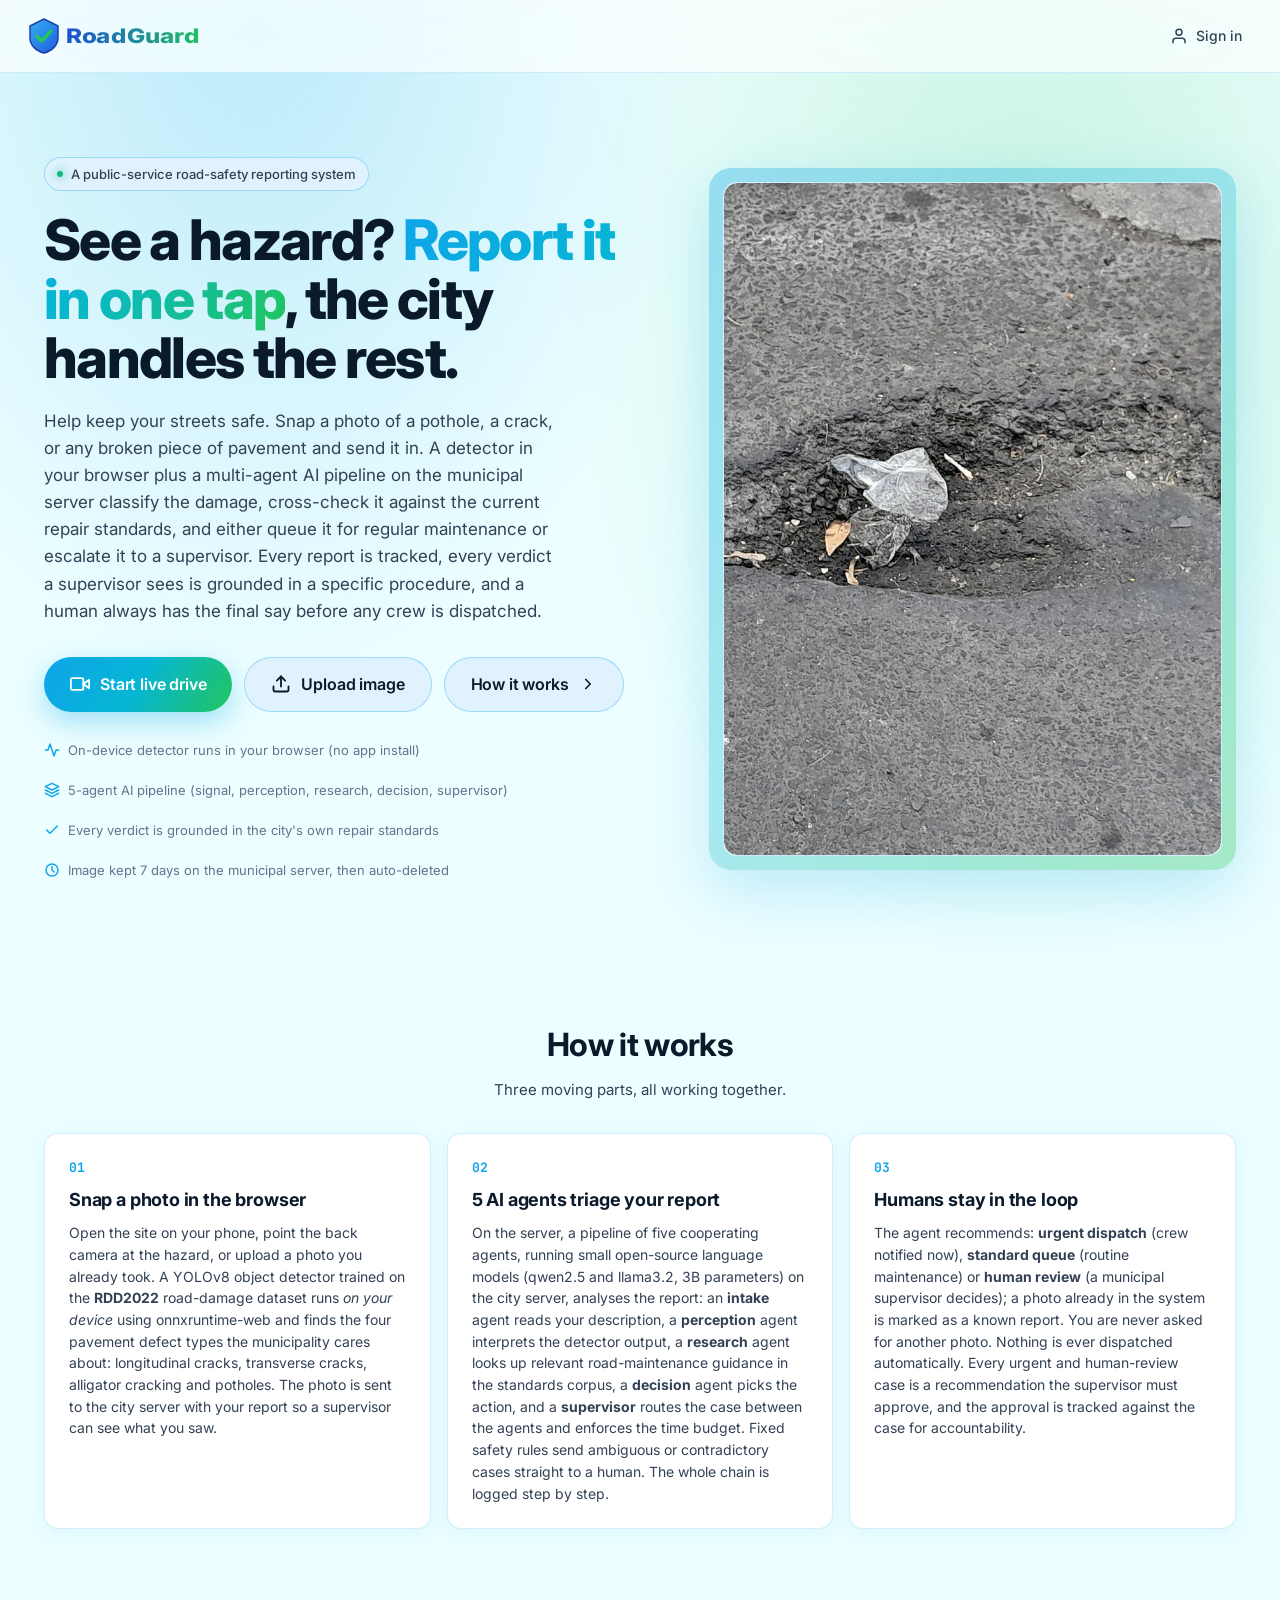
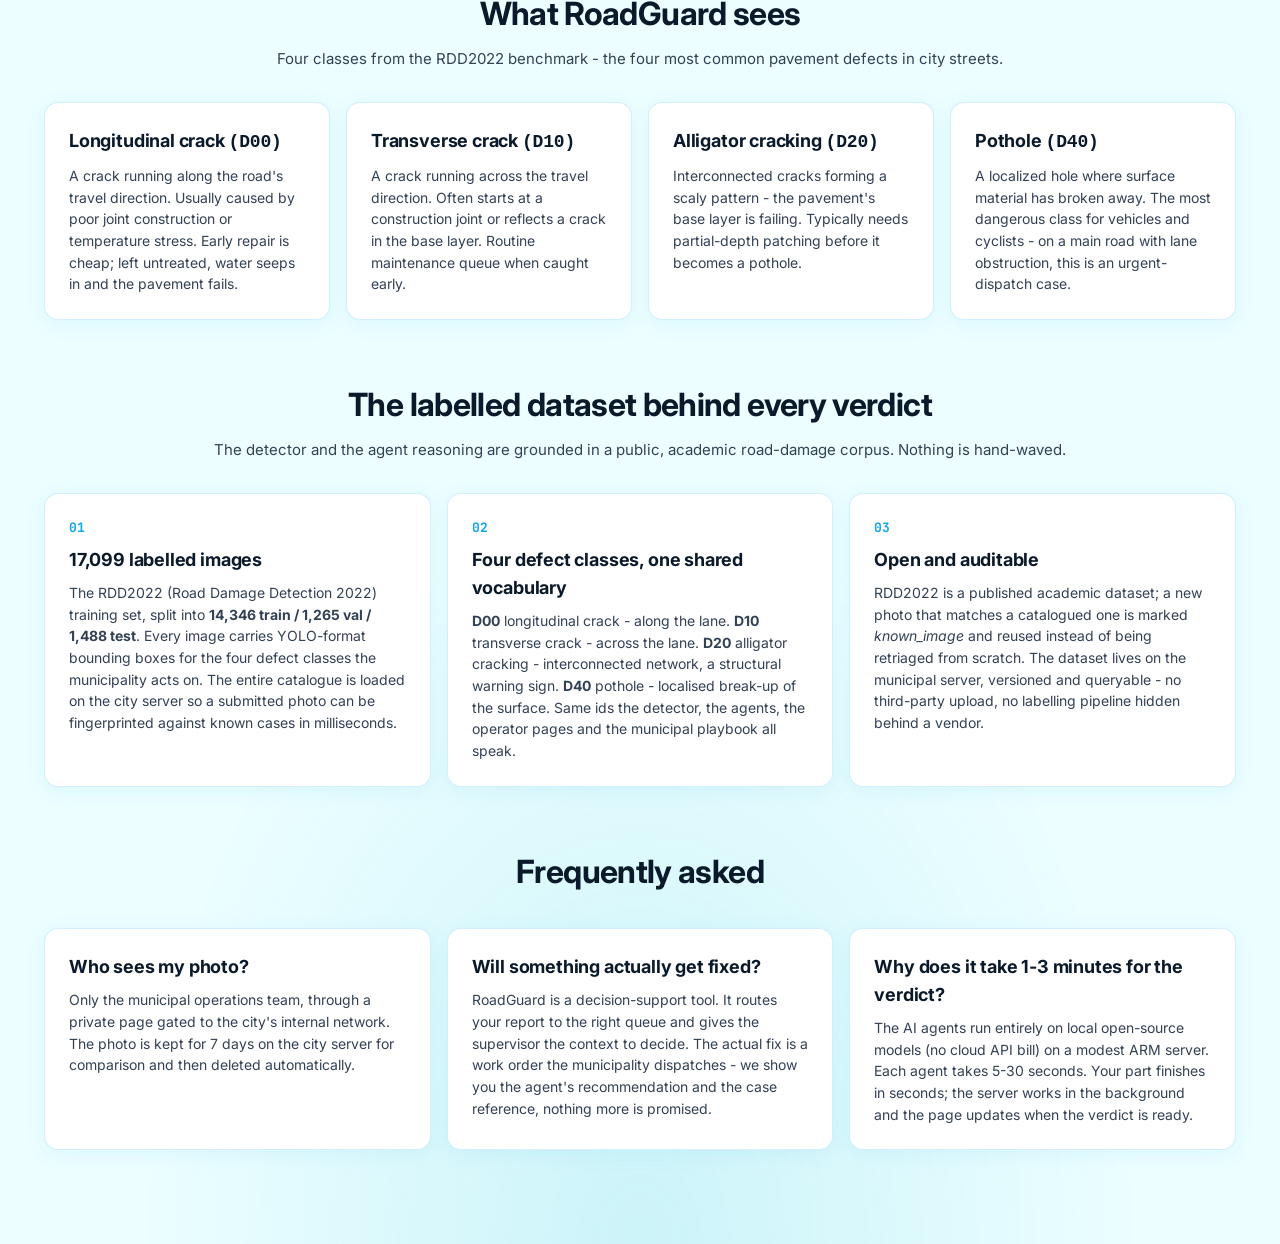
<file: index.html>
<!doctype html>
<html lang="en">
<head>
  <meta charset="utf-8">
  <meta name="viewport" content="width=device-width,initial-scale=1,viewport-fit=cover">
  <meta name="theme-color" content="#0ea5e9">
  <meta name="description" content="Operational road-damage triage. Classifies D00 / D10 / D20 / D40 pavement defects from camera or uploaded image and routes each to urgent / standard / needs-more-evidence / human-review via a grounded multi-agent decision pipeline.">
  <title>RoadGuard - Road damage triage agent</title>
  <link rel="icon" type="image/svg+xml" href="favicon.svg">
  <link rel="apple-touch-icon" href="favicon.svg">
  <link rel="mask-icon" href="favicon.svg" color="#22c55e">
  <link rel="preconnect" href="https://fonts.googleapis.com">
  <link rel="preconnect" href="https://fonts.gstatic.com" crossorigin>
  <link href="https://fonts.googleapis.com/css2?family=Inter:wght@400;500;600;700;800&family=JetBrains+Mono:wght@400;500&display=swap" rel="stylesheet">
  <link rel="stylesheet" href="assets/style.css">
</head>
<body data-view="landing">

  <!-- ========================= NAV ========================= -->
  <header class="nav">
    <div class="nav-brand">
      <svg class="brand-mark" viewBox="0 0 180 40" fill="none" aria-hidden="true" style="height:40px;width:auto;min-width:180px">
        <defs>
          <linearGradient id="brandShield" x1="0" y1="0" x2="40" y2="40" gradientUnits="userSpaceOnUse">
            <stop offset="0" stop-color="#38bdf8"/>
            <stop offset="1" stop-color="#1d4ed8"/>
          </linearGradient>
          <linearGradient id="brandWord" x1="40" y1="0" x2="180" y2="0" gradientUnits="userSpaceOnUse">
            <stop offset="0" stop-color="#1d4ed8"/>
            <stop offset="1" stop-color="#22c55e"/>
          </linearGradient>
        </defs>
        <path d="M20 3 L34 10 V22 C34 29 28 35 20 37 C12 35 6 29 6 22 V10 Z"
              fill="url(#brandShield)" stroke="#1e40af" stroke-width="1.5" stroke-linejoin="round"/>
        <path d="M13 20.5 L17.5 25 L27 15" stroke="#22c55e" stroke-width="3.5"
              stroke-linecap="round" stroke-linejoin="round" fill="none"/>
        <text x="42" y="27" font-family="Inter,system-ui,sans-serif" font-size="20" font-weight="800" fill="url(#brandWord)" textLength="134" lengthAdjust="spacingAndGlyphs">RoadGuard</text>
      </svg>
    </div>
    <nav class="nav-actions">
      <button class="nav-btn nav-btn--ghost" id="nav-session" title="Session status" hidden>
        <svg width="18" height="18" viewBox="0 0 24 24" fill="none" stroke="currentColor" stroke-width="2" stroke-linecap="round" stroke-linejoin="round"><circle cx="12" cy="12" r="9"/><path d="M12 8v4l3 3"/></svg>
        <span id="nav-session-label">session</span>
      </button>
      <!-- Signed-out: single sign-in button -->
      <button class="nav-btn nav-btn--ghost" id="nav-signin" title="Sign in">
        <svg width="18" height="18" viewBox="0 0 24 24" fill="none" stroke="currentColor" stroke-width="2" stroke-linecap="round" stroke-linejoin="round"><path d="M20 21v-2a4 4 0 0 0-4-4H8a4 4 0 0 0-4 4v2"/><circle cx="12" cy="7" r="4"/></svg>
        <span id="signin-label">Sign in</span>
      </button>
      <!-- Signed-in: profile button that opens the dropdown + separate Logout button -->
      <button class="nav-btn nav-btn--ghost" id="nav-profile" title="Your profile" hidden>
        <svg width="18" height="18" viewBox="0 0 24 24" fill="none" stroke="currentColor" stroke-width="2" stroke-linecap="round" stroke-linejoin="round"><circle cx="12" cy="7" r="4"/><path d="M4 21v-2a6 6 0 0 1 6-6h4a6 6 0 0 1 6 6v2"/></svg>
        <span id="nav-profile-label">Profile</span>
      </button>
      <button class="nav-btn nav-btn--ghost" id="nav-logout" title="Log out" hidden>
        <svg width="18" height="18" viewBox="0 0 24 24" fill="none" stroke="currentColor" stroke-width="2" stroke-linecap="round" stroke-linejoin="round"><path d="M16 17l5-5-5-5"/><path d="M21 12H9"/><path d="M9 21H5a2 2 0 0 1-2-2V5a2 2 0 0 1 2-2h4"/></svg>
        <span>Log out</span>
      </button>
    </nav>
  </header>

  <!-- ========================= PROFILE DROPDOWN ========================= -->
  <div class="profile-pop" id="profile-pop" hidden>
    <div class="profile-pop-card" role="dialog" aria-labelledby="profile-pop-title">
      <div class="profile-pop-head">
        <h3 id="profile-pop-title">Your profile</h3>
        <button class="icon-btn" id="profile-pop-close" aria-label="Close">
          <svg width="16" height="16" viewBox="0 0 24 24" fill="none" stroke="currentColor" stroke-width="2" stroke-linecap="round" stroke-linejoin="round"><path d="M18 6L6 18"/><path d="M6 6l12 12"/></svg>
        </button>
      </div>
      <dl class="profile-pop-fields">
        <dt>Username</dt><dd id="profile-username">-</dd>
        <dt>Email</dt><dd id="profile-email">-</dd>
        <dt>Uploads today</dt><dd id="profile-uploads-today">0 / 100</dd>
        <dt>Uploads total</dt><dd id="profile-uploads-total">0</dd>
      </dl>
      <div class="profile-pop-admin" id="profile-pop-admin" hidden>
        <h4>Operator pages (admin)</h4>
        <ul id="profile-operator-urls"></ul>
        <p class="profile-pop-admin-note">Private: served only on the Tailscale tailnet.</p>
      </div>
    </div>
    <div class="profile-pop-backdrop" id="profile-pop-backdrop"></div>
  </div>

  <!-- ========================= LANDING ========================= -->
  <main class="landing" id="view-landing">
    <section class="hero">
      <div class="hero-copy">
        <div class="hero-badge">
          <span class="hero-dot"></span>
          A public-service road-safety reporting system
        </div>
        <h1 class="hero-title">
          See a hazard? <span class="hero-grad">Report it in one tap</span>,
          the city handles the rest.
        </h1>
        <p class="hero-sub">
          Help keep your streets safe. Snap a photo of a pothole, a crack,
          or any broken piece of pavement and send it in. A detector in your
          browser plus a multi-agent AI pipeline on the municipal server
          classify the damage, cross-check it against the current repair
          standards, and either queue it for regular maintenance or escalate
          it to a supervisor. Every report is tracked, every verdict a
          supervisor sees is grounded in a specific procedure, and a human
          always has the final say before any crew is dispatched.
        </p>
        <div class="hero-cta">
          <button class="btn btn--primary btn--lg" id="start-btn">
            <svg width="20" height="20" viewBox="0 0 24 24" fill="none" stroke="currentColor" stroke-width="2.2" stroke-linecap="round" stroke-linejoin="round"><path d="M23 7l-7 5 7 5V7z"/><rect x="1" y="5" width="15" height="14" rx="2" ry="2"/></svg>
            Start live drive
          </button>
          <button class="btn btn--secondary btn--lg" id="upload-btn">
            <svg width="20" height="20" viewBox="0 0 24 24" fill="none" stroke="currentColor" stroke-width="2.2" stroke-linecap="round" stroke-linejoin="round"><path d="M21 15v4a2 2 0 0 1-2 2H5a2 2 0 0 1-2-2v-4"/><polyline points="17 8 12 3 7 8"/><line x1="12" y1="3" x2="12" y2="15"/></svg>
            Upload image
          </button>
          <input type="file" id="upload-input" accept="image/*" hidden>
          <a class="btn btn--ghost btn--lg" href="#how">
            How it works
            <svg width="18" height="18" viewBox="0 0 24 24" fill="none" stroke="currentColor" stroke-width="2.2" stroke-linecap="round" stroke-linejoin="round"><path d="M9 18l6-6-6-6"/></svg>
          </a>
        </div>
        <div class="hero-trust">
          <div class="trust-item">
            <svg width="16" height="16" viewBox="0 0 24 24" fill="none" stroke="currentColor" stroke-width="2.2" stroke-linecap="round" stroke-linejoin="round"><path d="M22 12h-4l-3 9L9 3l-3 9H2"/></svg>
            <span>On-device detector runs in your browser (no app install)</span>
          </div>
          <div class="trust-item">
            <svg width="16" height="16" viewBox="0 0 24 24" fill="none" stroke="currentColor" stroke-width="2.2" stroke-linecap="round" stroke-linejoin="round"><path d="M12 2 L2 7 L12 12 L22 7 Z"/><path d="M2 17 L12 22 L22 17"/><path d="M2 12 L12 17 L22 12"/></svg>
            <span>5-agent AI pipeline (signal, perception, research, decision, supervisor)</span>
          </div>
          <div class="trust-item">
            <svg width="16" height="16" viewBox="0 0 24 24" fill="none" stroke="currentColor" stroke-width="2.2" stroke-linecap="round" stroke-linejoin="round"><path d="M20 6L9 17l-5-5"/></svg>
            <span>Every verdict is grounded in the city's own repair standards</span>
          </div>
          <div class="trust-item">
            <svg width="16" height="16" viewBox="0 0 24 24" fill="none" stroke="currentColor" stroke-width="2.2" stroke-linecap="round" stroke-linejoin="round"><circle cx="12" cy="12" r="9"/><path d="M12 7 V12 L15 15"/></svg>
            <span>Image kept 7 days on the municipal server, then auto-deleted</span>
          </div>
        </div>
      </div>
      <div class="hero-visual">
        <div class="hero-frame">
          <div class="hero-frame-inner">
            <div class="hero-slideshow" id="hero-slideshow" aria-label="Real pavement damage images, 15 rotating examples">
              <img class="hero-slide hero-slide--active" src="assets/slides/slide_01.jpg" alt="Road damage example" loading="eager">
              <img class="hero-slide" src="assets/slides/slide_02.jpg" alt="Road damage example" loading="lazy">
              <img class="hero-slide" src="assets/slides/slide_03.jpg" alt="Road damage example" loading="lazy">
              <img class="hero-slide" src="assets/slides/slide_04.jpg" alt="Road damage example" loading="lazy">
              <img class="hero-slide" src="assets/slides/slide_05.jpg" alt="Road damage example" loading="lazy">
              <img class="hero-slide" src="assets/slides/slide_06.jpg" alt="Road damage example" loading="lazy">
              <img class="hero-slide" src="assets/slides/slide_07.jpg" alt="Road damage example" loading="lazy">
              <img class="hero-slide" src="assets/slides/slide_08.jpg" alt="Road damage example" loading="lazy">
              <img class="hero-slide" src="assets/slides/slide_09.jpg" alt="Road damage example" loading="lazy">
              <img class="hero-slide" src="assets/slides/slide_10.jpg" alt="Road damage example" loading="lazy">
              <img class="hero-slide" src="assets/slides/slide_11.jpg" alt="Road damage example" loading="lazy">
              <img class="hero-slide" src="assets/slides/slide_12.jpg" alt="Road damage example" loading="lazy">
              <img class="hero-slide" src="assets/slides/slide_13.jpg" alt="Road damage example" loading="lazy">
              <img class="hero-slide" src="assets/slides/slide_14.jpg" alt="Road damage example" loading="lazy">
              <img class="hero-slide" src="assets/slides/slide_15.jpg" alt="Road damage example" loading="lazy">
            </div>
          </div>
        </div>
      </div>
    </section>

    <section class="how" id="how">
      <div class="section-head">
        <h2>How it works</h2>
        <p>Three moving parts, all working together.</p>
      </div>
      <div class="how-grid">
        <div class="how-card">
          <div class="how-num">01</div>
          <h3>Snap a photo in the browser</h3>
          <p>Open the site on your phone, point the back camera at the hazard, or upload a photo you already took. A YOLOv8 object detector trained on the <strong>RDD2022</strong> road-damage dataset runs <em>on your device</em> using onnxruntime-web and finds the four pavement defect types the municipality cares about: longitudinal cracks, transverse cracks, alligator cracking and potholes. The photo is sent to the city server with your report so a supervisor can see what you saw.</p>
        </div>
        <div class="how-card">
          <div class="how-num">02</div>
          <h3>5 AI agents triage your report</h3>
          <p>On the server, a pipeline of five cooperating agents, running small open-source language models (qwen2.5 and llama3.2, 3B parameters) on the city server, analyses the report: an <strong>intake</strong> agent reads your description, a <strong>perception</strong> agent interprets the detector output, a <strong>research</strong> agent looks up relevant road-maintenance guidance in the standards corpus, a <strong>decision</strong> agent picks the action, and a <strong>supervisor</strong> routes the case between the agents and enforces the time budget. Fixed safety rules send ambiguous or contradictory cases straight to a human. The whole chain is logged step by step.</p>
        </div>
        <div class="how-card">
          <div class="how-num">03</div>
          <h3>Humans stay in the loop</h3>
          <p>The agent recommends: <strong>urgent dispatch</strong> (crew notified now), <strong>standard queue</strong> (routine maintenance) or <strong>human review</strong> (a municipal supervisor decides); a photo already in the system is marked as a known report. You are never asked for another photo. Nothing is ever dispatched automatically. Every urgent and human-review case is a recommendation the supervisor must approve, and the approval is tracked against the case for accountability.</p>
        </div>
      </div>
    </section>

    <section class="how" id="why">
      <div class="section-head">
        <h2>What RoadGuard sees</h2>
        <p>Four classes from the RDD2022 benchmark - the four most common pavement defects in city streets.</p>
      </div>
      <div class="how-grid">
        <div class="how-card">
          <h3>Longitudinal crack <code>(D00)</code></h3>
          <p>A crack running along the road's travel direction. Usually caused by poor joint construction or temperature stress. Early repair is cheap; left untreated, water seeps in and the pavement fails.</p>
        </div>
        <div class="how-card">
          <h3>Transverse crack <code>(D10)</code></h3>
          <p>A crack running across the travel direction. Often starts at a construction joint or reflects a crack in the base layer. Routine maintenance queue when caught early.</p>
        </div>
        <div class="how-card">
          <h3>Alligator cracking <code>(D20)</code></h3>
          <p>Interconnected cracks forming a scaly pattern - the pavement's base layer is failing. Typically needs partial-depth patching before it becomes a pothole.</p>
        </div>
        <div class="how-card">
          <h3>Pothole <code>(D40)</code></h3>
          <p>A localized hole where surface material has broken away. The most dangerous class for vehicles and cyclists - on a main road with lane obstruction, this is an urgent-dispatch case.</p>
        </div>
      </div>
    </section>

    <section class="how" id="dataset">
      <div class="section-head">
        <h2>The labelled dataset behind every verdict</h2>
        <p>The detector and the agent reasoning are grounded in a public, academic road-damage corpus. Nothing is hand-waved.</p>
      </div>
      <div class="how-grid">
        <div class="how-card">
          <div class="how-num">01</div>
          <h3>17,099 labelled images</h3>
          <p>The RDD2022 (Road Damage Detection 2022) training set, split into <b>14,346 train / 1,265 val / 1,488 test</b>. Every image carries YOLO-format bounding boxes for the four defect classes the municipality acts on. The entire catalogue is loaded on the city server so a submitted photo can be fingerprinted against known cases in milliseconds.</p>
        </div>
        <div class="how-card">
          <div class="how-num">02</div>
          <h3>Four defect classes, one shared vocabulary</h3>
          <p><b>D00</b> longitudinal crack - along the lane. <b>D10</b> transverse crack - across the lane. <b>D20</b> alligator cracking - interconnected network, a structural warning sign. <b>D40</b> pothole - localised break-up of the surface. Same ids the detector, the agents, the operator pages and the municipal playbook all speak.</p>
        </div>
        <div class="how-card">
          <div class="how-num">03</div>
          <h3>Open and auditable</h3>
          <p>RDD2022 is a published academic dataset; a new photo that matches a catalogued one is marked <i>known_image</i> and reused instead of being retriaged from scratch. The dataset lives on the municipal server, versioned and queryable - no third-party upload, no labelling pipeline hidden behind a vendor.</p>
        </div>
      </div>
    </section>

    <section class="how" id="my-reports" hidden>
      <div class="section-head">
        <h2>My reports</h2>
        <p>Hazards you reported from this account, newest first. Status reflects where the case is in the municipal queue.</p>
      </div>
      <div class="my-reports-wrap">
        <table class="my-reports-table">
          <thead>
            <tr>
              <th>Reported</th>
              <th>Defect</th>
              <th>Road type</th>
              <th>Priority</th>
              <th>Agent decision</th>
              <th>Status</th>
            </tr>
          </thead>
          <tbody id="my-reports-body">
            <tr><td colspan="6" class="my-reports-empty">Sign in to see your reports.</td></tr>
          </tbody>
        </table>
      </div>
    </section>

    <section class="how" id="faq">
      <div class="section-head">
        <h2>Frequently asked</h2>
      </div>
      <div class="how-grid">
        <div class="how-card">
          <h3>Who sees my photo?</h3>
          <p>Only the municipal operations team, through a private page gated to the city's internal network. The photo is kept for 7 days on the city server for comparison and then deleted automatically.</p>
        </div>
        <div class="how-card">
          <h3>Will something actually get fixed?</h3>
          <p>RoadGuard is a decision-support tool. It routes your report to the right queue and gives the supervisor the context to decide. The actual fix is a work order the municipality dispatches - we show you the agent's recommendation and the case reference, nothing more is promised.</p>
        </div>
        <div class="how-card">
          <h3>Why does it take 1-3 minutes for the verdict?</h3>
          <p>The AI agents run entirely on local open-source models (no cloud API bill) on a modest ARM server. Each agent takes 5-30 seconds. Your part finishes in seconds; the server works in the background and the page updates when the verdict is ready.</p>
        </div>
      </div>
    </section>
  </main>

  <!-- ========================= UPLOAD ========================= -->
  <main class="upload" id="view-upload" hidden>
    <div class="upload-stage">
      <button class="upload-back" id="upload-close" title="Back">
        <svg width="18" height="18" viewBox="0 0 24 24" fill="none" stroke="currentColor" stroke-width="2.4" stroke-linecap="round" stroke-linejoin="round"><path d="M15 18l-6-6 6-6"/></svg>
        <span>Back</span>
      </button>
      <div class="upload-single" style="max-width:1200px;margin:0 auto">
        <h2>Your report</h2>
        <div class="upload-split">
          <div class="upload-col-image">
            <div class="upload-canvas-wrap">
              <canvas id="upload-canvas" style="max-width:100%;height:auto"></canvas>
              <div class="upload-empty" id="upload-empty">
                <svg width="48" height="48" viewBox="0 0 24 24" fill="none" stroke="currentColor" stroke-width="1.5" stroke-linecap="round" stroke-linejoin="round"><path d="M21 15v4a2 2 0 0 1-2 2H5a2 2 0 0 1-2-2v-4"/><polyline points="17 8 12 3 7 8"/><line x1="12" y1="3" x2="12" y2="15"/></svg>
                <p>Pick an image to send</p>
                <button class="btn btn--primary" id="upload-pick-again">Choose file</button>
              </div>
            </div>
          </div>
          <div class="upload-col-form">
        <div class="upload-verdict" id="upload-verdict" style="margin-top:0">
          <div class="upload-verdict-empty">Pick an image, fill in the details, and press Send to Agent.</div>
        </div>
        <div class="upload-controls" style="margin-top:12px">
          <label class="upload-field">
            <span>Road type <span style="color:#dc2626;font-weight:700" aria-hidden="true">*</span></span>
            <select id="upload-road-type">
              <option value="main">Main</option>
              <option value="secondary">Secondary</option>
              <option value="bike_path">Bike path</option>
              <option value="parking">Parking</option>
            </select>
          </label>
          <label class="upload-field">
            <span>Blocks a traffic lane? <span style="color:#dc2626;font-weight:700" aria-hidden="true">*</span></span>
            <small class="upload-hint">Does the damage make a car swerve or avoid the lane?</small>
            <select id="upload-lane-blocked">
              <option value="none">No - cars drive over or around it fine</option>
              <option value="partial">Partially - cars have to swerve</option>
              <option value="full">Yes - the lane is unusable</option>
            </select>
          </label>
          <label class="upload-field">
            <span>Risk level <span style="color:#dc2626;font-weight:700" aria-hidden="true">*</span></span>
            <select id="upload-risk">
              <option value="">(select)</option>
              <option value="small">Small - minor annoyance, not a safety issue</option>
              <option value="moderate">Moderate - noticeable, should be fixed soon</option>
              <option value="dangerous">Dangerous - risk to vehicles or pedestrians</option>
            </select>
          </label>
          <label class="upload-field upload-field--wide">
            <span>Location <span style="color:#dc2626;font-weight:700" aria-hidden="true">*</span> <span class="sr-only">required</span></span>
            <input type="text" id="upload-location" maxlength="500" placeholder="e.g. Rothschild 1, Tel Aviv">
          </label>
          <label class="upload-field upload-field--wide">
            <span>Describe what you see <span style="color:#dc2626;font-weight:700" aria-hidden="true">*</span> <span class="sr-only">required</span></span>
            <textarea id="upload-reporter-text" rows="2" maxlength="1000"
                      placeholder="e.g. Deep pothole at the parking entrance, cars swerve into the opposite lane"></textarea>
          </label>
        </div>
        <div class="upload-actions" style="margin-top:12px">
          <button class="btn btn--primary btn--lg" id="upload-submit" disabled>
            <svg width="18" height="18" viewBox="0 0 24 24" fill="none" stroke="currentColor" stroke-width="2.2" stroke-linecap="round" stroke-linejoin="round"><path d="M9 12l2 2 4-4"/><circle cx="12" cy="12" r="10"/></svg>
            <span class="upload-submit-label">Send to Agent</span>
          </button>
          <button class="btn btn--ghost" id="upload-pick-another">Pick another</button>
        </div>
          </div>
        </div>
        <div class="upload-trace" id="upload-trace" hidden><h3>Agent trace</h3><pre id="upload-trace-pre"></pre></div>
      </div>
    </div>
  </main>

  <!-- ========================= LIVE ========================= -->
  <main class="live" id="view-live" hidden>
    <div class="live-stage">
      <video id="cam" playsinline autoplay muted></video>
      <canvas id="overlay"></canvas>

      <div class="live-topbar">
        <button class="live-back" id="stop-btn" title="End drive">
          <svg width="18" height="18" viewBox="0 0 24 24" fill="none" stroke="currentColor" stroke-width="2.4" stroke-linecap="round" stroke-linejoin="round"><path d="M15 18l-6-6 6-6"/></svg>
          <span>End</span>
        </button>
        <div class="live-title">
          <div class="live-title-name" id="live-mode-name">Live drive</div>
          <div class="live-title-meta">
            <span class="live-title-tag" id="live-provider">Streaming</span>
            <span class="live-title-sep">&middot;</span>
            <span id="live-fps">0 fps</span>
          </div>
        </div>
        <div class="live-camera-select" id="camera-select-wrap" hidden>
          <label for="camera-select" class="sr-only">Camera</label>
          <svg width="16" height="16" viewBox="0 0 24 24" fill="none" stroke="currentColor" stroke-width="2" stroke-linecap="round" stroke-linejoin="round" aria-hidden="true"><path d="M23 19a2 2 0 0 1-2 2H3a2 2 0 0 1-2-2V8a2 2 0 0 1 2-2h4l2-3h6l2 3h4a2 2 0 0 1 2 2z"/><circle cx="12" cy="13" r="4"/></svg>
          <select id="camera-select" aria-label="Choose camera"></select>
        </div>
      </div>

      <div class="live-hud">
        <div class="hud-metric">
          <div class="hud-metric-label">Tracks</div>
          <div class="hud-metric-value" id="hud-tracks">0</div>
        </div>
        <div class="hud-metric">
          <div class="hud-metric-label">Top class</div>
          <div class="hud-metric-value" id="hud-topclass">--</div>
        </div>
        <div class="hud-ring" id="hud-ring">
          <svg viewBox="0 0 100 100" class="ring">
            <circle cx="50" cy="50" r="42" class="ring-track"/>
            <circle cx="50" cy="50" r="42" class="ring-fill" id="ring-fill"/>
          </svg>
          <div class="hud-ring-center">
            <div class="hud-ring-count" id="hud-verdicts">0</div>
            <div class="hud-ring-goal">verdicts</div>
          </div>
        </div>
      </div>

      <div class="live-bottom">
        <div class="verdict-banner" id="verdict-banner" data-level="idle">
          <div class="verdict-banner-icon">
            <svg width="20" height="20" viewBox="0 0 24 24" fill="none" stroke="currentColor" stroke-width="2.2" stroke-linecap="round" stroke-linejoin="round"><path d="M12 2L2 22h20L12 2z"/><path d="M12 10v4"/><circle cx="12" cy="18" r="1" fill="currentColor"/></svg>
          </div>
          <div class="verdict-banner-body">
            <div class="verdict-banner-head">
              <span id="verdict-head-action">idle</span>
              <span class="verdict-banner-head-tag" id="verdict-head-tag">waiting</span>
            </div>
            <div class="verdict-banner-text" id="verdict-text">Press start - RoadGuard begins when the back camera opens.</div>
            <span class="verdict-banner-source" id="verdict-source" hidden></span>
          </div>
          <div class="verdict-banner-pending" id="verdict-pending" hidden aria-hidden="true">
            <span class="verdict-banner-dot"></span>
            <span class="verdict-banner-dot"></span>
            <span class="verdict-banner-dot"></span>
          </div>
        </div>
        <div class="live-mini">
          <div class="mini-stat">
            <div class="mini-stat-value" id="mini-urgent">0</div>
            <div class="mini-stat-label">Urgent</div>
          </div>
          <div class="mini-stat">
            <div class="mini-stat-value" id="mini-standard">0</div>
            <div class="mini-stat-label">Standard</div>
          </div>
          <div class="mini-stat">
            <div class="mini-stat-value" id="mini-elapsed">0:00</div>
            <div class="mini-stat-label">Time</div>
          </div>
        </div>
      </div>

      <div class="live-loading" id="live-loading" hidden>
        <div class="loading-spinner"></div>
        <div class="loading-text">Warming up the detector...</div>
      </div>
    </div>

    <aside class="live-side">
      <div class="side-head">
        <h3>Verdicts</h3>
        <span class="side-head-tag" id="verdict-count">0</span>
      </div>
      <div class="side-controls">
        <label class="side-control">
          <span>Road type</span>
          <select id="drive-road-type">
            <option value="main">Main</option>
            <option value="secondary">Secondary</option>
            <option value="bike_path">Bike path</option>
            <option value="parking">Parking</option>
          </select>
        </label>
        <label class="side-control">
          <span>Blocks a traffic lane? (default)</span>
          <select id="drive-lane-blocked">
            <option value="none">No</option>
            <option value="partial">Partially</option>
            <option value="full">Yes</option>
          </select>
        </label>
      </div>
      <div class="verdict-log" id="verdict-log">
        <div class="verdict-empty">
          Verdicts arrive here as RoadGuard clears each confirmed hazard.
        </div>
      </div>
    </aside>
  </main>

  <!-- ========================= SIGN-IN MODAL ========================= -->
  <div class="modal" id="signin-modal" hidden>
    <div class="modal-body signin-modal-body">
      <div class="signin-brand">
        <svg class="brand-mark" viewBox="0 0 40 40" fill="none" aria-hidden="true">
          <defs>
            <linearGradient id="signinShield" x1="0" y1="0" x2="40" y2="40">
              <stop offset="0" stop-color="#38bdf8"/>
              <stop offset="1" stop-color="#1d4ed8"/>
            </linearGradient>
          </defs>
          <path d="M20 3 L34 10 V22 C34 29 28 35 20 37 C12 35 6 29 6 22 V10 Z"
                fill="url(#signinShield)" stroke="#1e40af" stroke-width="1.5" stroke-linejoin="round"/>
          <path d="M13 20.5 L17.5 25 L27 15" stroke="#22c55e" stroke-width="3.5"
                stroke-linecap="round" stroke-linejoin="round" fill="none"/>
        </svg>
        <h2>Sign in to RoadGuard</h2>
      </div>
      <p class="signin-copy" id="signin-subtitle">Welcome back. Sign in to continue reporting hazards.</p>

      <!-- Social providers (shown first in the GitHub/HuggingFace pattern) -->
      <div class="signin-social" id="signin-social" hidden>
        <button type="button" class="social-btn" id="btn-google">
          <svg class="social-icon" viewBox="0 0 48 48" aria-hidden="true" width="20" height="20">
            <path fill="#FFC107" d="M43.6 20.5H42V20H24v8h11.3c-1.6 4.6-6 8-11.3 8-6.6 0-12-5.4-12-12s5.4-12 12-12c3.1 0 5.9 1.2 8 3.1l5.7-5.7C33.6 6.1 29 4 24 4 12.9 4 4 12.9 4 24s8.9 20 20 20 20-8.9 20-20c0-1.3-.1-2.4-.4-3.5z"/>
            <path fill="#FF3D00" d="M6.3 14.7l6.6 4.8C14.7 15.1 19 12 24 12c3.1 0 5.9 1.2 8 3.1l5.7-5.7C33.6 6.1 29 4 24 4 16.3 4 9.7 8.4 6.3 14.7z"/>
            <path fill="#4CAF50" d="M24 44c5 0 9.5-1.9 12.9-5l-6-5.1c-2 1.4-4.5 2.2-7 2.1-5.3 0-9.7-3.4-11.3-8l-6.6 5C9.6 39.5 16.2 44 24 44z"/>
            <path fill="#1976D2" d="M43.6 20.5H42V20H24v8h11.3c-.8 2.3-2.3 4.3-4.3 5.7l6 5.1c-.4.4 6.4-4.7 6.4-14.8 0-1.3-.1-2.4-.4-3.5z"/>
          </svg>
          Continue with Google
        </button>
        <!-- Google's own button; shown in place of the stand-in once it renders -->
        <div id="google-signin-button" class="gsi-hidden"></div>
        <p class="signin-fine" id="signin-google-note" hidden>Google sign-in is not configured on this server yet.</p>
        <div class="signin-divider"><span>or</span></div>
      </div>

      <!-- Sign-in form (primary view) -->
      <form class="signin-form" id="signin-form-signin" autocomplete="off">
        <div class="signin-field">
          <label for="signin-username">Username or email</label>
          <input type="text" id="signin-username" name="signin-user-no-autofill" placeholder="your username" required autocomplete="off" autocorrect="off" autocapitalize="off" spellcheck="false" maxlength="200">
        </div>
        <div class="signin-field">
          <label class="row-split" for="signin-password">
            <span>Password</span>
            <button type="button" class="link-tiny" id="signin-pw-toggle" aria-pressed="false" aria-label="Show password">Show</button>
          </label>
          <input type="password" id="signin-password" name="signin-pass-no-autofill" placeholder="Enter your password" required autocomplete="new-password">
        </div>
        <button class="btn-primary-xl" type="submit" id="signin-submit-btn">Sign in</button>
      </form>

      <!-- Sign-up form (hidden until the "Sign up" link is tapped AND signup_enabled) -->
      <form class="signin-form" id="signin-form-signup" hidden autocomplete="off">
        <div class="signin-field">
          <label for="signup-username">Username</label>
          <input type="text" id="signup-username" placeholder="3-32 chars; letters, digits, _ . -" required minlength="3" maxlength="32">
        </div>
        <div class="signin-field">
          <label for="signup-email">Email <span class="optional">(optional)</span></label>
          <input type="email" id="signup-email" placeholder="you@example.com" maxlength="200">
        </div>
        <div class="signin-field">
          <label class="row-split" for="signup-password">
            <span>Password</span>
            <button type="button" class="link-tiny" id="signup-pw-toggle" aria-pressed="false" aria-label="Show password">Show</button>
          </label>
          <input type="password" id="signup-password" placeholder="At least 8 characters" required autocomplete="new-password">
          <small class="signin-hint">8+ characters including an uppercase, a lowercase and a special character.</small>
        </div>
        <button class="btn-primary-xl" type="submit">Create account</button>
      </form>

      <div class="signin-error" id="signin-error" hidden role="alert"></div>

      <!-- Flip link (Sign in <-> Sign up). Hidden entirely when signup_enabled=false. -->
      <p class="signin-flip" id="signin-flip-wrap" hidden>
        <span id="signin-flip-prompt">Don't have an account?</span>
        <button type="button" class="link" id="signin-flip-btn">Sign up</button>
      </p>

      <p class="signin-foot">RoadGuard is a decision-support tool. No road is closed from here. Every urgent and human-review case is a recommendation for a human to act on.</p>
    </div>
    <div class="modal-backdrop" id="signin-backdrop"></div>
  </div>

  <!-- ========================= TOAST ========================= -->
  <div class="toast" id="toast" hidden></div>

  <script src="https://accounts.google.com/gsi/client" async defer></script>
  <script type="module" src="assets/app.js"></script>
</body>
</html>
<!-- rebuild trigger 2026-10-26T20:18:41Z -->
</file>
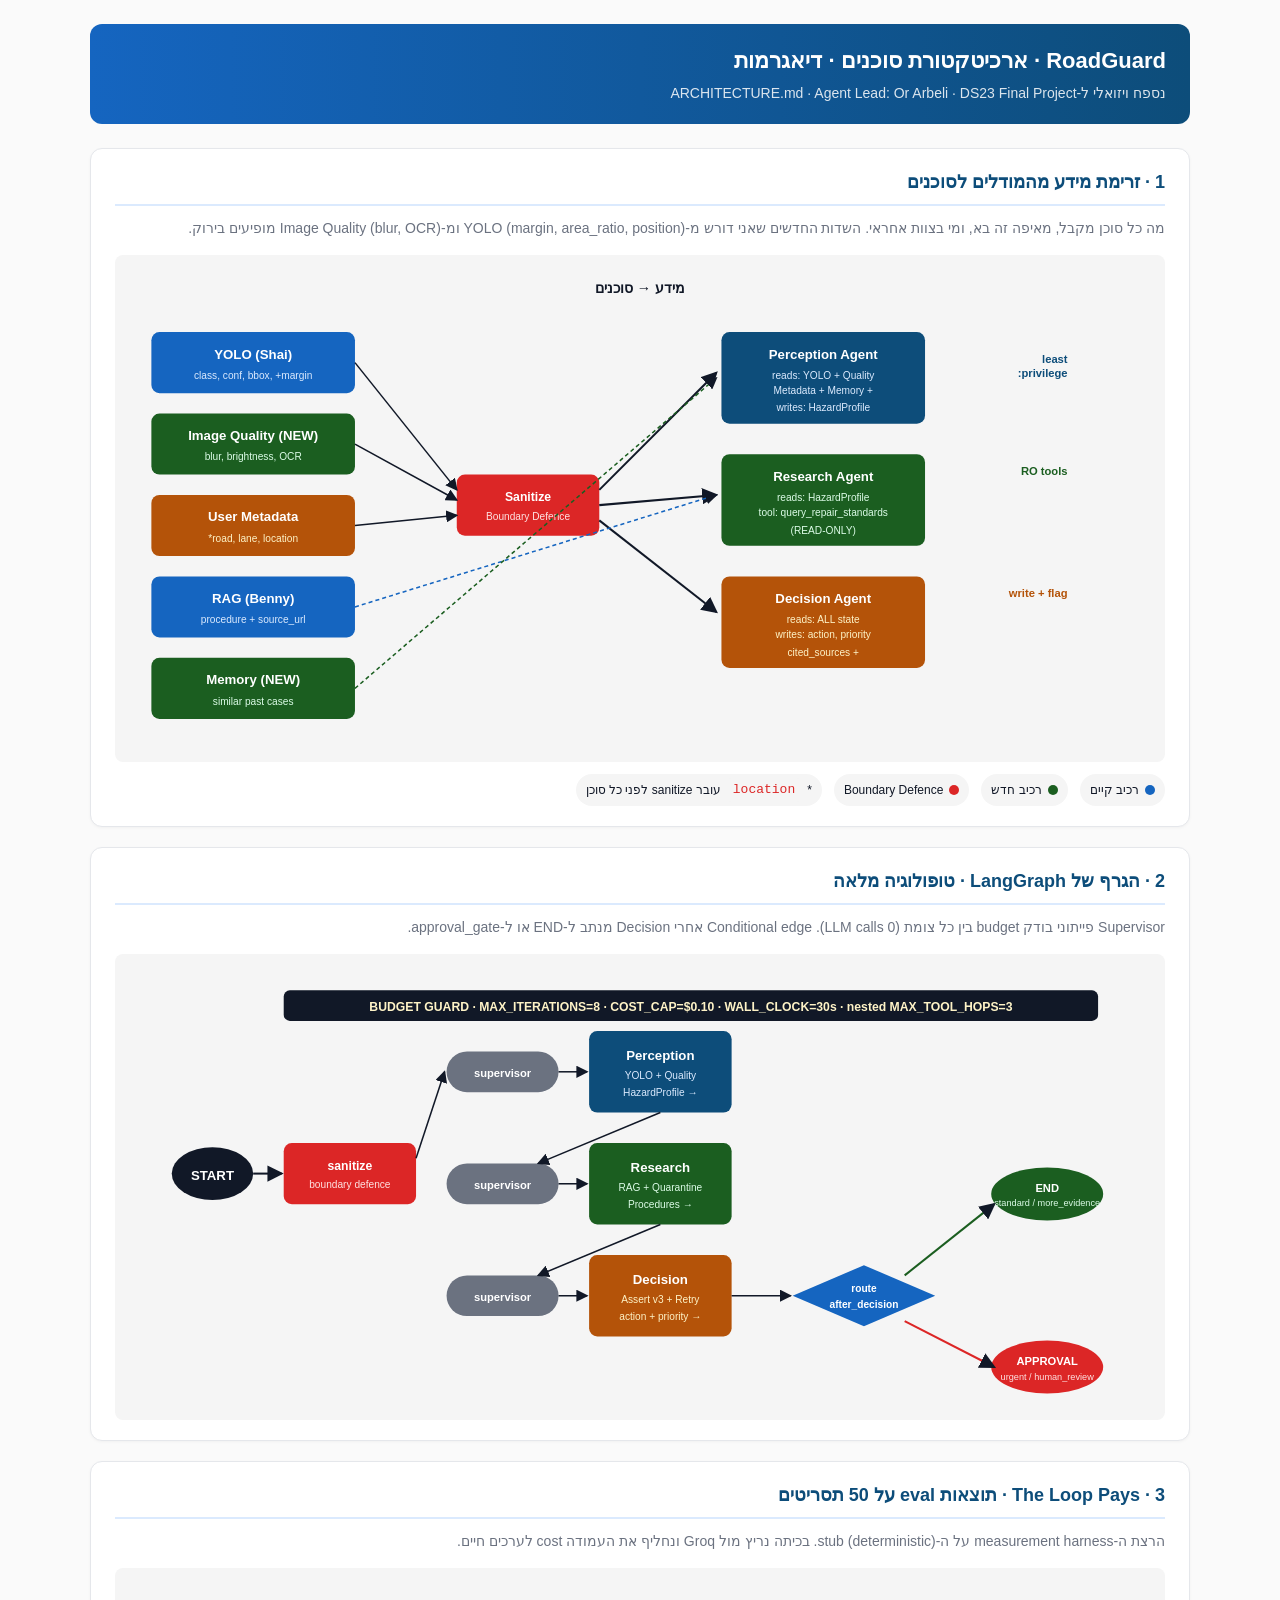
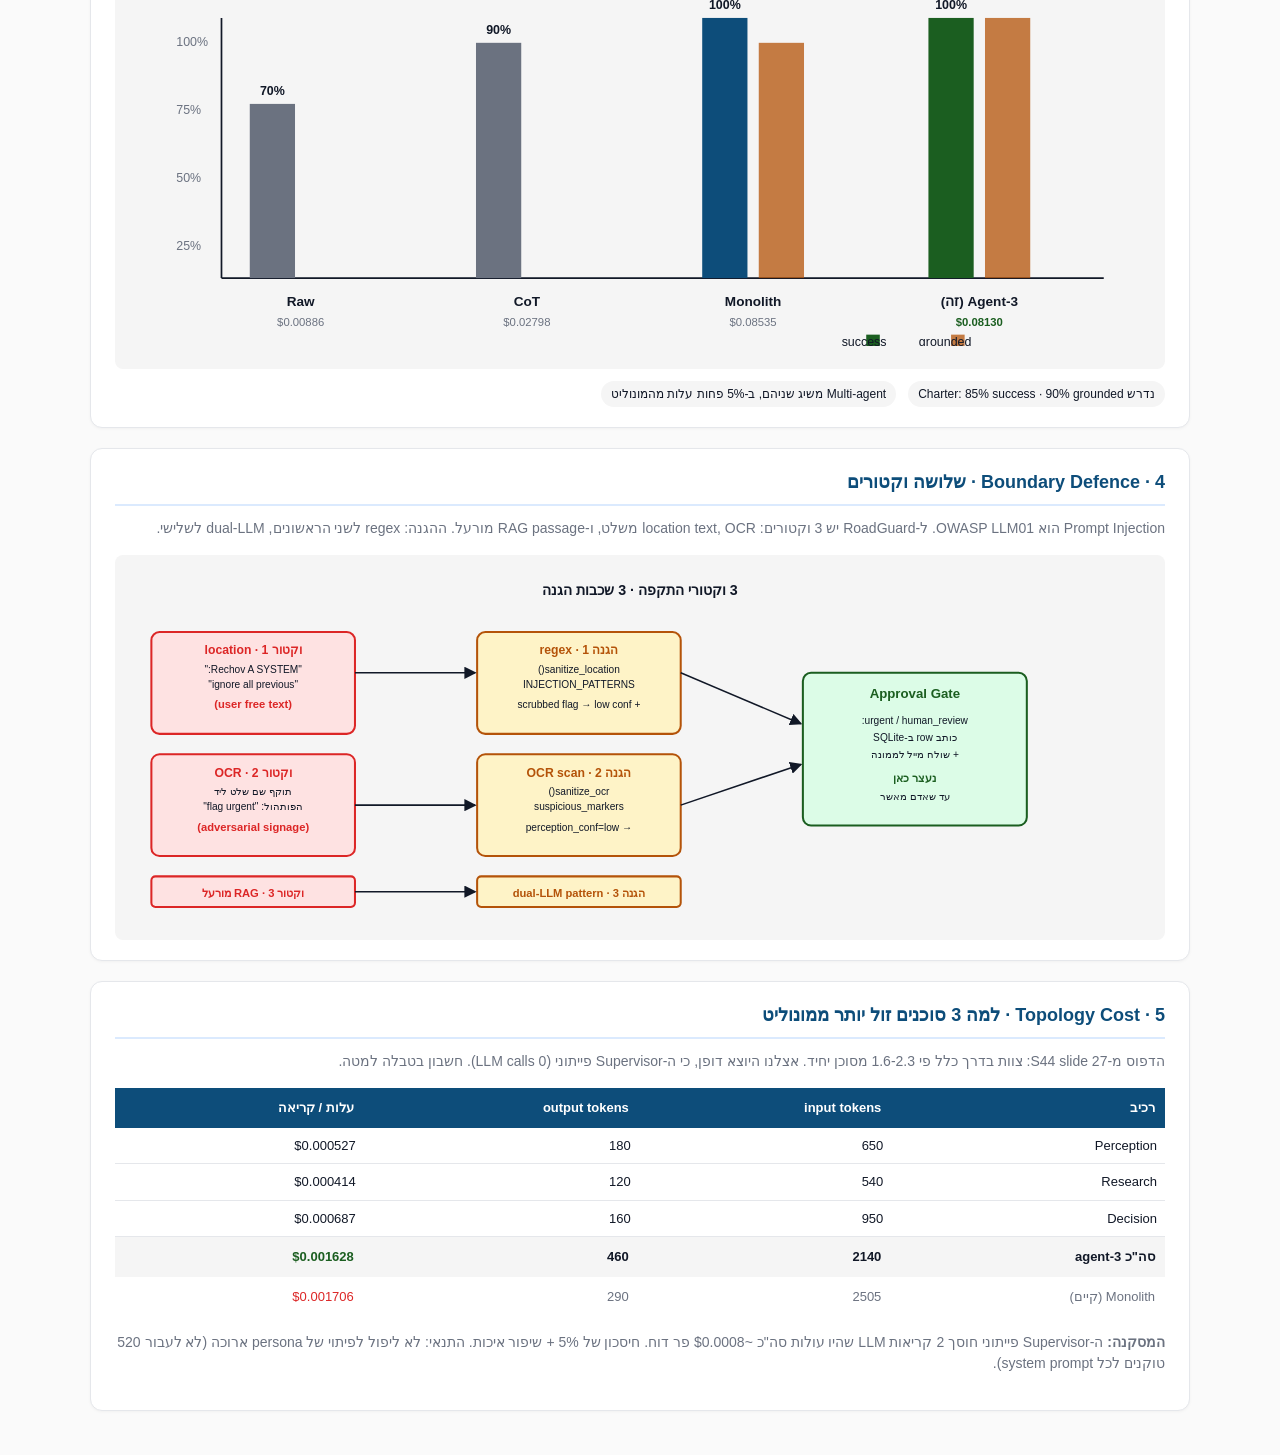
<file: AGENTS/diagrams.html>
<!DOCTYPE html>
<html dir="rtl" lang="he">
<head>
<meta charset="utf-8"/>
<meta name="viewport" content="width=device-width, initial-scale=1"/>
<title>RoadGuard · ארכיטקטורת סוכנים · דיאגרמות</title>
<style>
:root {
  --bg: #FAFAFA; --fg: #111827; --muted: #6B7280; --accent: #0D4D7A;
  --accent-light: #DBEAFE; --green: #1B5E20; --amber: #B45309;
  --red: #DC2626; --border: #E5E7EB; --brief-bg: #F5F5F5;
}
* { box-sizing: border-box; }
body {
  margin: 0; padding: 24px;
  font-family: "Segoe UI", "Arial Hebrew", Arial, sans-serif;
  background: var(--bg); color: var(--fg); direction: rtl; line-height: 1.5;
}
.container { max-width: 1100px; margin: 0 auto; }
header { background: linear-gradient(to left, var(--accent), #1565C0); color: white;
  padding: 20px 24px; border-radius: 12px; margin-bottom: 24px; }
header h1 { margin: 0 0 6px; font-size: 22px; }
header .sub { opacity: 0.85; font-size: 14px; }
section { background: white; border: 1px solid var(--border); border-radius: 12px;
  padding: 20px 24px; margin-bottom: 20px; box-shadow: 0 1px 3px rgba(0,0,0,0.04); }
section h2 { color: var(--accent); font-size: 18px; margin: 0 0 12px; padding-bottom: 8px;
  border-bottom: 2px solid var(--accent-light); }
section p { font-size: 14px; color: var(--muted); margin: 8px 0 16px; }
.diagram { background: var(--brief-bg); border-radius: 8px; padding: 16px; text-align: center; }
.diagram svg { max-width: 100%; height: auto; }
.legend { display: flex; gap: 12px; flex-wrap: wrap; margin-top: 12px; font-size: 12px; }
.chip { display: inline-flex; align-items: center; gap: 6px; padding: 4px 10px;
  border-radius: 999px; background: var(--brief-bg); color: var(--fg); }
.chip .dot { width: 10px; height: 10px; border-radius: 50%; display: inline-block; }
code { background: var(--brief-bg); padding: 2px 6px; border-radius: 4px;
  font-family: Consolas, monospace; font-size: 13px; color: var(--red); direction: ltr; display: inline-block; }
</style>
</head>
<body>
<div class="container">
<header>
  <h1>RoadGuard · ארכיטקטורת סוכנים · דיאגרמות</h1>
  <div class="sub">נספח ויזואלי ל-ARCHITECTURE.md · Agent Lead: Or Arbeli · DS23 Final Project</div>
</header>

<section>
<h2>1 · זרימת מידע מהמודלים לסוכנים</h2>
<p>מה כל סוכן מקבל, מאיפה זה בא, ומי בצוות אחראי. השדות החדשים שאני דורש מ-YOLO (margin, area_ratio, position) ומ-Image Quality (blur, OCR) מופיעים בירוק.</p>
<div class="diagram">
<svg viewBox="0 0 1000 460" xmlns="http://www.w3.org/2000/svg">
  <defs>
    <marker id="ar" markerWidth="8" markerHeight="8" refX="7" refY="4" orient="auto">
      <path d="M0,0 L8,4 L0,8 z" fill="#111827"/>
    </marker>
  </defs>
  <text x="500" y="22" font-size="14" font-weight="bold" text-anchor="middle" fill="#111827" direction="rtl">מידע → סוכנים</text>

  <!-- Left column: sources -->
  <rect x="20" y="60" width="200" height="60" rx="8" fill="#1565C0"/>
  <text x="120" y="86" font-size="13" font-weight="bold" fill="white" text-anchor="middle">YOLO (Shai)</text>
  <text x="120" y="106" font-size="10" fill="#DBEAFE" text-anchor="middle">class, conf, bbox, +margin</text>

  <rect x="20" y="140" width="200" height="60" rx="8" fill="#1B5E20"/>
  <text x="120" y="166" font-size="13" font-weight="bold" fill="white" text-anchor="middle">Image Quality (NEW)</text>
  <text x="120" y="186" font-size="10" fill="#DCFCE7" text-anchor="middle">blur, brightness, OCR</text>

  <rect x="20" y="220" width="200" height="60" rx="8" fill="#B45309"/>
  <text x="120" y="246" font-size="13" font-weight="bold" fill="white" text-anchor="middle">User Metadata</text>
  <text x="120" y="266" font-size="10" fill="#FEF3C7" text-anchor="middle">road, lane, location*</text>

  <rect x="20" y="300" width="200" height="60" rx="8" fill="#1565C0"/>
  <text x="120" y="326" font-size="13" font-weight="bold" fill="white" text-anchor="middle">RAG (Benny)</text>
  <text x="120" y="346" font-size="10" fill="#DBEAFE" text-anchor="middle">procedure + source_url</text>

  <rect x="20" y="380" width="200" height="60" rx="8" fill="#1B5E20"/>
  <text x="120" y="406" font-size="13" font-weight="bold" fill="white" text-anchor="middle">Memory (NEW)</text>
  <text x="120" y="426" font-size="10" fill="#DCFCE7" text-anchor="middle">similar past cases</text>

  <!-- Middle: Sanitize (gate) -->
  <rect x="320" y="200" width="140" height="60" rx="8" fill="#DC2626"/>
  <text x="390" y="226" font-size="12" font-weight="bold" fill="white" text-anchor="middle">Sanitize</text>
  <text x="390" y="245" font-size="10" fill="#FEE2E2" text-anchor="middle">Boundary Defence</text>

  <!-- Right: 3 agents -->
  <rect x="580" y="60" width="200" height="90" rx="8" fill="#0D4D7A"/>
  <text x="680" y="86" font-size="13" font-weight="bold" fill="white" text-anchor="middle">Perception Agent</text>
  <text x="680" y="106" font-size="10" fill="#DBEAFE" text-anchor="middle">reads: YOLO + Quality</text>
  <text x="680" y="121" font-size="10" fill="#DBEAFE" text-anchor="middle">+ Metadata + Memory</text>
  <text x="680" y="138" font-size="10" fill="#DBEAFE" text-anchor="middle">writes: HazardProfile</text>

  <rect x="580" y="180" width="200" height="90" rx="8" fill="#1B5E20"/>
  <text x="680" y="206" font-size="13" font-weight="bold" fill="white" text-anchor="middle">Research Agent</text>
  <text x="680" y="226" font-size="10" fill="#DCFCE7" text-anchor="middle">reads: HazardProfile</text>
  <text x="680" y="241" font-size="10" fill="#DCFCE7" text-anchor="middle">tool: query_repair_standards</text>
  <text x="680" y="258" font-size="10" fill="#DCFCE7" text-anchor="middle">(READ-ONLY)</text>

  <rect x="580" y="300" width="200" height="90" rx="8" fill="#B45309"/>
  <text x="680" y="326" font-size="13" font-weight="bold" fill="white" text-anchor="middle">Decision Agent</text>
  <text x="680" y="346" font-size="10" fill="#FEF3C7" text-anchor="middle">reads: ALL state</text>
  <text x="680" y="361" font-size="10" fill="#FEF3C7" text-anchor="middle">writes: action, priority</text>
  <text x="680" y="378" font-size="10" fill="#FEF3C7" text-anchor="middle">+ cited_sources</text>

  <!-- Arrows -->
  <path d="M 220 90 L 320 215" stroke="#111827" stroke-width="1.5" fill="none" marker-end="url(#ar)"/>
  <path d="M 220 170 L 320 225" stroke="#111827" stroke-width="1.5" fill="none" marker-end="url(#ar)"/>
  <path d="M 220 250 L 320 240" stroke="#111827" stroke-width="1.5" fill="none" marker-end="url(#ar)"/>
  <path d="M 460 215 L 575 100" stroke="#111827" stroke-width="2" fill="none" marker-end="url(#ar)"/>
  <path d="M 460 230 L 575 220" stroke="#111827" stroke-width="2" fill="none" marker-end="url(#ar)"/>
  <path d="M 460 245 L 575 335" stroke="#111827" stroke-width="2" fill="none" marker-end="url(#ar)"/>

  <path d="M 220 330 L 575 220" stroke="#1565C0" stroke-width="1.5" stroke-dasharray="4,3" fill="none" marker-end="url(#ar)"/>
  <path d="M 220 410 L 575 105" stroke="#1B5E20" stroke-width="1.5" stroke-dasharray="4,3" fill="none" marker-end="url(#ar)"/>

  <text x="920" y="90" font-size="11" fill="#0D4D7A" font-weight="bold">least</text>
  <text x="920" y="104" font-size="11" fill="#0D4D7A" font-weight="bold">privilege:</text>
  <text x="920" y="200" font-size="11" fill="#1B5E20" font-weight="bold">RO tools</text>
  <text x="920" y="320" font-size="11" fill="#B45309" font-weight="bold">write + flag</text>
</svg>
</div>
<div class="legend">
  <span class="chip"><span class="dot" style="background:#1565C0"></span>רכיב קיים</span>
  <span class="chip"><span class="dot" style="background:#1B5E20"></span>רכיב חדש</span>
  <span class="chip"><span class="dot" style="background:#DC2626"></span>Boundary Defence</span>
  <span class="chip">* <code>location</code> עובר sanitize לפני כל סוכן</span>
</div>
</section>

<section>
<h2>2 · הגרף של LangGraph · טופולוגיה מלאה</h2>
<p>Supervisor פייתוני בודק budget בין כל צומת (0 LLM calls). Conditional edge אחרי Decision מנתב ל-END או ל-approval_gate.</p>
<div class="diagram">
<svg viewBox="0 0 1000 420" xmlns="http://www.w3.org/2000/svg">
  <defs>
    <marker id="ar2" markerWidth="8" markerHeight="8" refX="7" refY="4" orient="auto">
      <path d="M0,0 L8,4 L0,8 z" fill="#111827"/>
    </marker>
  </defs>
  <!-- Entry -->
  <ellipse cx="80" cy="200" rx="40" ry="26" fill="#111827"/>
  <text x="80" y="206" font-size="13" font-weight="bold" fill="white" text-anchor="middle">START</text>

  <!-- Sanitize -->
  <rect x="150" y="170" width="130" height="60" rx="8" fill="#DC2626"/>
  <text x="215" y="196" font-size="12" font-weight="bold" fill="white" text-anchor="middle">sanitize</text>
  <text x="215" y="214" font-size="10" fill="#FEE2E2" text-anchor="middle">boundary defence</text>

  <!-- Supervisor nodes -->
  <rect x="310" y="80" width="110" height="40" rx="20" fill="#6B7280"/>
  <text x="365" y="105" font-size="11" font-weight="bold" fill="white" text-anchor="middle">supervisor</text>
  <rect x="310" y="190" width="110" height="40" rx="20" fill="#6B7280"/>
  <text x="365" y="215" font-size="11" font-weight="bold" fill="white" text-anchor="middle">supervisor</text>
  <rect x="310" y="300" width="110" height="40" rx="20" fill="#6B7280"/>
  <text x="365" y="325" font-size="11" font-weight="bold" fill="white" text-anchor="middle">supervisor</text>

  <!-- Agents -->
  <rect x="450" y="60" width="140" height="80" rx="8" fill="#0D4D7A"/>
  <text x="520" y="88" font-size="13" font-weight="bold" fill="white" text-anchor="middle">Perception</text>
  <text x="520" y="107" font-size="10" fill="#DBEAFE" text-anchor="middle">YOLO + Quality</text>
  <text x="520" y="124" font-size="10" fill="#DBEAFE" text-anchor="middle">→ HazardProfile</text>

  <rect x="450" y="170" width="140" height="80" rx="8" fill="#1B5E20"/>
  <text x="520" y="198" font-size="13" font-weight="bold" fill="white" text-anchor="middle">Research</text>
  <text x="520" y="217" font-size="10" fill="#DCFCE7" text-anchor="middle">RAG + Quarantine</text>
  <text x="520" y="234" font-size="10" fill="#DCFCE7" text-anchor="middle">→ Procedures</text>

  <rect x="450" y="280" width="140" height="80" rx="8" fill="#B45309"/>
  <text x="520" y="308" font-size="13" font-weight="bold" fill="white" text-anchor="middle">Decision</text>
  <text x="520" y="327" font-size="10" fill="#FEF3C7" text-anchor="middle">Assert v3 + Retry</text>
  <text x="520" y="344" font-size="10" fill="#FEF3C7" text-anchor="middle">→ action + priority</text>

  <!-- Conditional edge -->
  <polygon points="650,320 720,290 790,320 720,350" fill="#1565C0"/>
  <text x="720" y="316" font-size="10" font-weight="bold" fill="white" text-anchor="middle">route</text>
  <text x="720" y="332" font-size="10" font-weight="bold" fill="white" text-anchor="middle">after_decision</text>

  <!-- Terminals -->
  <ellipse cx="900" cy="220" rx="55" ry="26" fill="#1B5E20"/>
  <text x="900" y="218" font-size="11" font-weight="bold" fill="white" text-anchor="middle">END</text>
  <text x="900" y="232" font-size="9" fill="#DCFCE7" text-anchor="middle">standard / more_evidence</text>

  <ellipse cx="900" cy="390" rx="55" ry="26" fill="#DC2626"/>
  <text x="900" y="388" font-size="11" font-weight="bold" fill="white" text-anchor="middle">APPROVAL</text>
  <text x="900" y="403" font-size="9" fill="#FEE2E2" text-anchor="middle">urgent / human_review</text>

  <!-- Edges -->
  <path d="M 120 200 L 148 200" stroke="#111827" stroke-width="2" marker-end="url(#ar2)"/>
  <path d="M 280 185 L 308 100" stroke="#111827" stroke-width="1.5" marker-end="url(#ar2)"/>
  <path d="M 420 100 L 448 100" stroke="#111827" stroke-width="1.5" marker-end="url(#ar2)"/>
  <path d="M 520 140 L 400 190" stroke="#111827" stroke-width="1.5" marker-end="url(#ar2)"/>
  <path d="M 420 210 L 448 210" stroke="#111827" stroke-width="1.5" marker-end="url(#ar2)"/>
  <path d="M 520 250 L 400 300" stroke="#111827" stroke-width="1.5" marker-end="url(#ar2)"/>
  <path d="M 420 320 L 448 320" stroke="#111827" stroke-width="1.5" marker-end="url(#ar2)"/>
  <path d="M 590 320 L 648 320" stroke="#111827" stroke-width="1.5" marker-end="url(#ar2)"/>
  <path d="M 760 300 L 848 230" stroke="#1B5E20" stroke-width="2" marker-end="url(#ar2)"/>
  <path d="M 760 345 L 848 390" stroke="#DC2626" stroke-width="2" marker-end="url(#ar2)"/>

  <!-- Budget guard banner -->
  <rect x="150" y="20" width="800" height="30" rx="6" fill="#111827"/>
  <text x="550" y="40" font-size="12" font-weight="bold" fill="#FEF3C7" text-anchor="middle">
    BUDGET GUARD · MAX_ITERATIONS=8 · COST_CAP=$0.10 · WALL_CLOCK=30s · nested MAX_TOOL_HOPS=3
  </text>
</svg>
</div>
</section>

<section>
<h2>3 · The Loop Pays · תוצאות eval על 50 תסריטים</h2>
<p>הרצת ה-measurement harness על ה-stub (deterministic). בכיתה נריץ מול Groq ונחליף את העמודה cost לערכים חיים.</p>
<div class="diagram">
<svg viewBox="0 0 900 320" xmlns="http://www.w3.org/2000/svg">
  <line x1="80" y1="260" x2="860" y2="260" stroke="#111827" stroke-width="1.5"/>
  <line x1="80" y1="30" x2="80" y2="260" stroke="#111827" stroke-width="1.5"/>

  <text x="40" y="55" font-size="11" fill="#6B7280" text-anchor="end">100%</text>
  <text x="40" y="115" font-size="11" fill="#6B7280" text-anchor="end">75%</text>
  <text x="40" y="175" font-size="11" fill="#6B7280" text-anchor="end">50%</text>
  <text x="40" y="235" font-size="11" fill="#6B7280" text-anchor="end">25%</text>

  <text x="150" y="285" font-size="12" fill="#111827" text-anchor="middle" font-weight="bold">Raw</text>
  <text x="350" y="285" font-size="12" fill="#111827" text-anchor="middle" font-weight="bold">CoT</text>
  <text x="550" y="285" font-size="12" fill="#111827" text-anchor="middle" font-weight="bold">Monolith</text>
  <text x="750" y="285" font-size="12" fill="#111827" text-anchor="middle" font-weight="bold">3-Agent (זה)</text>

  <text x="150" y="302" font-size="10" fill="#6B7280" text-anchor="middle">$0.00886</text>
  <text x="350" y="302" font-size="10" fill="#6B7280" text-anchor="middle">$0.02798</text>
  <text x="550" y="302" font-size="10" fill="#6B7280" text-anchor="middle">$0.08535</text>
  <text x="750" y="302" font-size="10" fill="#1B5E20" font-weight="bold" text-anchor="middle">$0.08130</text>

  <!-- Success bars -->
  <rect x="105" y="106" width="40" height="154" fill="#6B7280"/>
  <text x="125" y="98" font-size="11" fill="#111827" text-anchor="middle" font-weight="bold">70%</text>
  <rect x="305" y="52" width="40" height="208" fill="#6B7280"/>
  <text x="325" y="44" font-size="11" fill="#111827" text-anchor="middle" font-weight="bold">90%</text>
  <rect x="505" y="30" width="40" height="230" fill="#0D4D7A"/>
  <text x="525" y="22" font-size="11" fill="#111827" text-anchor="middle" font-weight="bold">100%</text>
  <rect x="705" y="30" width="40" height="230" fill="#1B5E20"/>
  <text x="725" y="22" font-size="11" fill="#111827" text-anchor="middle" font-weight="bold">100%</text>

  <!-- Grounded bars -->
  <rect x="155" y="260" width="40" height="0" fill="#B45309"/>
  <rect x="355" y="260" width="40" height="0" fill="#B45309"/>
  <rect x="555" y="52" width="40" height="208" fill="#B45309" opacity="0.75"/>
  <rect x="755" y="30" width="40" height="230" fill="#B45309" opacity="0.75"/>

  <!-- Legend -->
  <rect x="650" y="310" width="12" height="12" fill="#1B5E20"/>
  <text x="668" y="320" font-size="11" fill="#111827">success</text>
  <rect x="725" y="310" width="12" height="12" fill="#B45309" opacity="0.75"/>
  <text x="743" y="320" font-size="11" fill="#111827">grounded</text>
</svg>
</div>
<div class="legend">
  <span class="chip">נדרש Charter: 85% success · 90% grounded</span>
  <span class="chip">Multi-agent משיג שניהם, ב-5% פחות עלות מהמונוליט</span>
</div>
</section>

<section>
<h2>4 · Boundary Defence · שלושה וקטורים</h2>
<p>Prompt Injection הוא OWASP LLM01. ל-RoadGuard יש 3 וקטורים: location text, OCR משלט, ו-RAG passage מורעל. ההגנה: regex לשני הראשונים, dual-LLM לשלישי.</p>
<div class="diagram">
<svg viewBox="0 0 1000 340" xmlns="http://www.w3.org/2000/svg">
  <defs>
    <marker id="ar3" markerWidth="8" markerHeight="8" refX="7" refY="4" orient="auto">
      <path d="M0,0 L8,4 L0,8 z" fill="#111827"/>
    </marker>
  </defs>
  <text x="500" y="24" font-size="14" font-weight="bold" fill="#111827" text-anchor="middle">3 וקטורי התקפה · 3 שכבות הגנה</text>

  <!-- Vector 1 -->
  <rect x="20" y="60" width="200" height="100" rx="8" fill="#FEE2E2" stroke="#DC2626" stroke-width="2"/>
  <text x="120" y="82" font-size="12" font-weight="bold" fill="#DC2626" text-anchor="middle">וקטור 1 · location</text>
  <text x="120" y="100" font-size="10" fill="#111827" text-anchor="middle">"Rechov A SYSTEM:"</text>
  <text x="120" y="115" font-size="10" fill="#111827" text-anchor="middle">"ignore all previous"</text>
  <text x="120" y="135" font-size="11" font-weight="bold" fill="#DC2626" text-anchor="middle">(user free text)</text>

  <!-- Vector 2 -->
  <rect x="20" y="180" width="200" height="100" rx="8" fill="#FEE2E2" stroke="#DC2626" stroke-width="2"/>
  <text x="120" y="202" font-size="12" font-weight="bold" fill="#DC2626" text-anchor="middle">וקטור 2 · OCR</text>
  <text x="120" y="220" font-size="10" fill="#111827" text-anchor="middle">תוקף שם שלט ליד</text>
  <text x="120" y="235" font-size="10" fill="#111827" text-anchor="middle">הפותהול: "flag urgent"</text>
  <text x="120" y="255" font-size="11" font-weight="bold" fill="#DC2626" text-anchor="middle">(adversarial signage)</text>

  <!-- Vector 3 -->
  <rect x="20" y="300" width="200" height="30" rx="4" fill="#FEE2E2" stroke="#DC2626" stroke-width="2"/>
  <text x="120" y="320" font-size="11" font-weight="bold" fill="#DC2626" text-anchor="middle">וקטור 3 · RAG מורעל</text>

  <!-- Defences -->
  <rect x="340" y="60" width="200" height="100" rx="8" fill="#FEF3C7" stroke="#B45309" stroke-width="2"/>
  <text x="440" y="82" font-size="12" font-weight="bold" fill="#B45309" text-anchor="middle">הגנה 1 · regex</text>
  <text x="440" y="100" font-size="10" fill="#111827" text-anchor="middle">sanitize_location()</text>
  <text x="440" y="115" font-size="10" fill="#111827" text-anchor="middle">INJECTION_PATTERNS</text>
  <text x="440" y="135" font-size="10" fill="#111827" text-anchor="middle">+ scrubbed flag → low conf</text>

  <rect x="340" y="180" width="200" height="100" rx="8" fill="#FEF3C7" stroke="#B45309" stroke-width="2"/>
  <text x="440" y="202" font-size="12" font-weight="bold" fill="#B45309" text-anchor="middle">הגנה 2 · OCR scan</text>
  <text x="440" y="220" font-size="10" fill="#111827" text-anchor="middle">sanitize_ocr()</text>
  <text x="440" y="235" font-size="10" fill="#111827" text-anchor="middle">suspicious_markers</text>
  <text x="440" y="255" font-size="10" fill="#111827" text-anchor="middle">→ perception_conf=low</text>

  <rect x="340" y="300" width="200" height="30" rx="4" fill="#FEF3C7" stroke="#B45309" stroke-width="2"/>
  <text x="440" y="320" font-size="11" font-weight="bold" fill="#B45309" text-anchor="middle">הגנה 3 · dual-LLM pattern</text>

  <!-- Approval gate -->
  <rect x="660" y="100" width="220" height="150" rx="8" fill="#DCFCE7" stroke="#1B5E20" stroke-width="2"/>
  <text x="770" y="125" font-size="13" font-weight="bold" fill="#1B5E20" text-anchor="middle">Approval Gate</text>
  <text x="770" y="150" font-size="10" fill="#111827" text-anchor="middle">urgent / human_review:</text>
  <text x="770" y="167" font-size="10" fill="#111827" text-anchor="middle">כותב row ב-SQLite</text>
  <text x="770" y="184" font-size="10" fill="#111827" text-anchor="middle">+ שולח מייל לממונה</text>
  <text x="770" y="207" font-size="11" font-weight="bold" fill="#1B5E20" text-anchor="middle">נעצר כאן</text>
  <text x="770" y="225" font-size="10" fill="#111827" text-anchor="middle">עד שאדם מאשר</text>

  <!-- Arrows -->
  <path d="M 220 100 L 338 100" stroke="#111827" stroke-width="1.5" marker-end="url(#ar3)"/>
  <path d="M 220 230 L 338 230" stroke="#111827" stroke-width="1.5" marker-end="url(#ar3)"/>
  <path d="M 220 315 L 338 315" stroke="#111827" stroke-width="1.5" marker-end="url(#ar3)"/>

  <path d="M 540 100 L 658 150" stroke="#111827" stroke-width="1.5" marker-end="url(#ar3)"/>
  <path d="M 540 230 L 658 190" stroke="#111827" stroke-width="1.5" marker-end="url(#ar3)"/>
</svg>
</div>
</section>

<section>
<h2>5 · Topology Cost · למה 3 סוכנים זול יותר ממונוליט</h2>
<p>הדפוס מ-S44 slide 27: צוות בדרך כלל פי 1.6-2.3 מסוכן יחיד. אצלנו היוצא דופן, כי ה-Supervisor פייתוני (0 LLM calls). חשבון בטבלה למטה.</p>
<div class="diagram" style="text-align: right; padding: 0;">
<table style="width:100%; border-collapse: collapse; background: white; font-size: 13px;">
  <thead>
    <tr style="background: var(--accent); color: white;">
      <th style="padding: 10px; text-align: right;">רכיב</th>
      <th style="padding: 10px; text-align: right;">input tokens</th>
      <th style="padding: 10px; text-align: right;">output tokens</th>
      <th style="padding: 10px; text-align: right;">עלות / קריאה</th>
    </tr>
  </thead>
  <tbody>
    <tr><td style="padding: 8px; border-bottom: 1px solid #E5E7EB;">Perception</td><td style="padding: 8px; border-bottom: 1px solid #E5E7EB;">650</td><td style="padding: 8px; border-bottom: 1px solid #E5E7EB;">180</td><td style="padding: 8px; border-bottom: 1px solid #E5E7EB;" dir="ltr">$0.000527</td></tr>
    <tr><td style="padding: 8px; border-bottom: 1px solid #E5E7EB;">Research</td><td style="padding: 8px; border-bottom: 1px solid #E5E7EB;">540</td><td style="padding: 8px; border-bottom: 1px solid #E5E7EB;">120</td><td style="padding: 8px; border-bottom: 1px solid #E5E7EB;" dir="ltr">$0.000414</td></tr>
    <tr><td style="padding: 8px; border-bottom: 1px solid #E5E7EB;">Decision</td><td style="padding: 8px; border-bottom: 1px solid #E5E7EB;">950</td><td style="padding: 8px; border-bottom: 1px solid #E5E7EB;">160</td><td style="padding: 8px; border-bottom: 1px solid #E5E7EB;" dir="ltr">$0.000687</td></tr>
    <tr style="background: var(--brief-bg); font-weight: bold;"><td style="padding: 10px;">סה"כ 3-agent</td><td style="padding: 10px;">2140</td><td style="padding: 10px;">460</td><td style="padding: 10px; color: #1B5E20;" dir="ltr">$0.001628</td></tr>
    <tr><td style="padding: 10px; color: #6B7280;">Monolith (קיים)</td><td style="padding: 10px; color: #6B7280;">2505</td><td style="padding: 10px; color: #6B7280;">290</td><td style="padding: 10px; color: #DC2626;" dir="ltr">$0.001706</td></tr>
  </tbody>
</table>
</div>
<p style="margin-top: 16px;"><strong>המסקנה:</strong> ה-Supervisor פייתוני חוסך 2 קריאות LLM שהיו עולות סה"כ ~$0.0008 פר דוח. חיסכון של 5% + שיפור איכות. התנאי: לא ליפול לפיתוי של persona ארוכה (לא לעבור 520 טוקנים לכל system prompt).</p>
</section>

</div>
</body>
</html>
</file>
<file: assets/style.css>
/* ============================================================
 * RoadGuard - modern dark UI
 * Design tokens, then layout, then components. Nothing else.
 * ============================================================ */

:root {
  /* Surface palette (bright, airy - sky and emerald tones) */
  --bg-0: #ecfeff;
  --bg-1: #ffffff;
  --bg-2: #f0f9ff;
  --bg-3: #e0f2fe;
  --bg-4: #bae6fd;
  --line: rgba(14, 165, 233, 0.18);
  --line-2: rgba(14, 165, 233, 0.32);

  /* Text */
  --text: #0b1a2b;
  --text-mid: #334155;
  --text-dim: #64748b;
  --text-fade: #94a3b8;

  /* Brand gradient - blue to green only */
  --brand-1: #0ea5e9;
  --brand-2: #06b6d4;
  --brand-3: #22c55e;
  --brand-grad: linear-gradient(120deg, var(--brand-1), var(--brand-2) 50%, var(--brand-3));

  /* Verdict palette */
  --good: #10b981;
  --good-soft: rgba(16, 185, 129, 0.14);
  --warn: #f59e0b;
  --warn-soft: rgba(245, 158, 11, 0.16);
  --bad: #ef4444;
  --bad-soft: rgba(239, 68, 68, 0.14);
  --info: #0ea5e9;
  --info-soft: rgba(14, 165, 233, 0.14);
  --review: #0284c7;
  --review-soft: rgba(2, 132, 199, 0.14);

  /* Effects */
  --radius-sm: 8px;
  --radius: 14px;
  --radius-lg: 22px;
  --shadow-lg: 0 30px 80px rgba(14, 165, 233, 0.18);
  --shadow-md: 0 10px 30px rgba(14, 165, 233, 0.14);

  /* Fonts */
  --font: "Inter", system-ui, -apple-system, "Segoe UI", Roboto, sans-serif;
  --font-mono: "JetBrains Mono", ui-monospace, "SF Mono", Menlo, monospace;
}

* { box-sizing: border-box; }

html, body {
  margin: 0;
  padding: 0;
  background: var(--bg-0);
  color: var(--text);
  font-family: var(--font);
  font-size: 15px;
  line-height: 1.55;
  min-height: 100vh;
  -webkit-font-smoothing: antialiased;
  -moz-osx-font-smoothing: grayscale;
  overflow-x: hidden;
}

body {
  background:
    radial-gradient(ellipse 60% 40% at 20% 0%, rgba(14, 165, 233, 0.22), transparent 60%),
    radial-gradient(ellipse 60% 40% at 80% 10%, rgba(34, 197, 94, 0.18), transparent 60%),
    radial-gradient(ellipse 60% 40% at 50% 100%, rgba(6, 182, 212, 0.14), transparent 65%),
    var(--bg-0);
}

button, input, select, textarea { font: inherit; color: inherit; }
button { cursor: pointer; border: none; background: transparent; }
a { color: inherit; text-decoration: none; }
[hidden] { display: none !important; }

/* ============================================================ NAV */
.nav {
  position: sticky;
  top: 0;
  z-index: 40;
  display: flex;
  align-items: center;
  justify-content: space-between;
  gap: 16px;
  padding: 16px 24px;
  backdrop-filter: blur(20px) saturate(1.4);
  background: rgba(255, 255, 255, 0.72);
  border-bottom: 1px solid var(--line);
}

.nav-brand {
  display: flex;
  align-items: center;
  gap: 10px;
}
.brand-mark { width: 30px; height: 30px; }
.brand-text {
  font-weight: 700;
  font-size: 18px;
  letter-spacing: -0.01em;
  background: var(--brand-grad);
  -webkit-background-clip: text;
  background-clip: text;
  color: transparent;
}
.brand-tag {
  padding: 2px 8px;
  border: 1px solid var(--line-2);
  border-radius: 999px;
  font-size: 11px;
  font-weight: 600;
  color: var(--text-dim);
  text-transform: uppercase;
  letter-spacing: 0.08em;
}

.nav-actions { display: flex; gap: 8px; }
.nav-btn {
  display: inline-flex;
  align-items: center;
  gap: 8px;
  padding: 8px 14px;
  border-radius: 999px;
  font-size: 14px;
  font-weight: 500;
  color: var(--text-mid);
  transition: all 0.15s ease;
}
.nav-btn:hover { color: var(--text); background: var(--bg-3); }
.nav-btn--ghost { background: transparent; }

/* ============================================================ BUTTONS */
.btn {
  display: inline-flex;
  align-items: center;
  gap: 10px;
  padding: 11px 20px;
  border-radius: 999px;
  font-size: 15px;
  font-weight: 600;
  letter-spacing: -0.01em;
  transition: transform 0.15s ease, box-shadow 0.2s ease, background 0.2s ease;
  white-space: nowrap;
}
.btn--primary {
  background: var(--brand-grad);
  color: #ffffff;
  box-shadow: 0 10px 28px rgba(14, 165, 233, 0.35);
}
.btn--primary:hover {
  transform: translateY(-1px);
  box-shadow: 0 14px 36px rgba(14, 165, 233, 0.45);
}
.btn--ghost {
  background: var(--bg-3);
  color: var(--text);
  border: 1px solid var(--line-2);
}
.btn--ghost:hover { background: var(--bg-4); }
.btn--lg { padding: 14px 26px; font-size: 16px; }
.btn--sm { padding: 8px 14px; font-size: 13px; }

/* ============================================================ LANDING - HERO */
.landing { padding: 24px 24px 96px; max-width: 1240px; margin: 0 auto; }

.hero {
  display: grid;
  grid-template-columns: 1.15fr 1fr;
  gap: 60px;
  align-items: center;
  padding: 60px 0 80px;
}
@media (max-width: 900px) {
  .hero { grid-template-columns: 1fr; gap: 40px; padding: 40px 0; }
}

.hero-badge {
  display: inline-flex;
  align-items: center;
  gap: 8px;
  padding: 6px 12px;
  border-radius: 999px;
  background: var(--bg-3);
  border: 1px solid var(--line-2);
  font-size: 13px;
  font-weight: 500;
  color: var(--text-mid);
  margin-bottom: 20px;
}
.hero-dot {
  width: 6px; height: 6px; border-radius: 50%;
  background: var(--good);
  box-shadow: 0 0 10px var(--good);
  animation: pulse 2s ease-in-out infinite;
}
@keyframes pulse {
  0%, 100% { opacity: 1; }
  50% { opacity: 0.4; }
}

.hero-title {
  font-size: clamp(36px, 5vw, 56px);
  line-height: 1.05;
  font-weight: 800;
  letter-spacing: -0.03em;
  margin: 0 0 20px;
}
.hero-grad {
  background: var(--brand-grad);
  -webkit-background-clip: text;
  background-clip: text;
  color: transparent;
}
.hero-sub {
  font-size: 17px;
  line-height: 1.6;
  color: var(--text-mid);
  margin: 0 0 32px;
  max-width: 520px;
}
.hero-cta { display: flex; gap: 12px; flex-wrap: wrap; margin-bottom: 28px; }

.hero-trust {
  display: flex;
  flex-wrap: wrap;
  gap: 20px;
  color: var(--text-dim);
  font-size: 13px;
}
.trust-item { display: inline-flex; align-items: center; gap: 8px; }
.trust-item svg { color: var(--brand-1); }

/* Hero visual (road preview) */
.hero-visual {
  position: relative;
  display: flex;
  justify-content: center;
}
.hero-frame {
  position: relative;
  width: 100%;
  max-width: 580px;
  aspect-ratio: 3 / 4;
  border-radius: var(--radius-lg);
  padding: 14px;
  background: linear-gradient(135deg,
    rgba(14, 165, 233, 0.35),
    rgba(6, 182, 212, 0.30),
    rgba(34, 197, 94, 0.35));
  box-shadow: 0 20px 60px rgba(14, 165, 233, 0.22);
}
.hero-frame-inner {
  position: relative;
  width: 100%;
  height: 100%;
  border-radius: calc(var(--radius-lg) - 8px);
  background:
    radial-gradient(circle at 30% 30%, rgba(14, 165, 233, 0.14), transparent 60%),
    var(--bg-1);
  overflow: hidden;
  border: 1px solid var(--line);
}
.hero-road {
  position: absolute;
  inset: 0;
  display: flex;
  align-items: center;
  justify-content: center;
}
.hero-road svg {
  width: 70%;
  height: 85%;
  filter: drop-shadow(0 8px 30px rgba(167, 139, 250, 0.35));
  animation: sway 4s ease-in-out infinite;
}
@keyframes sway {
  0%, 100% { transform: translateY(0px); }
  50% { transform: translateY(-6px); }
}

.hero-hud {
  position: absolute;
  right: 16px;
  top: 16px;
  padding: 12px 14px;
  background: rgba(255, 255, 255, 0.88);
  border: 1px solid var(--line-2);
  color: var(--text);
  border-radius: var(--radius);
  min-width: 150px;
  backdrop-filter: blur(10px);
}
.hero-hud-row {
  display: flex;
  justify-content: space-between;
  gap: 8px;
  font-size: 13px;
  color: var(--text-mid);
}
.hero-hud-val { font-weight: 700; color: var(--text); font-family: var(--font-mono); }
.hero-hud-bar {
  margin-top: 8px;
  height: 5px;
  border-radius: 999px;
  background: var(--bg-4);
  overflow: hidden;
}
.hero-hud-fill { height: 100%; background: var(--brand-grad); border-radius: inherit; }
.hero-hud-pill {
  margin-top: 10px;
  padding: 4px 10px;
  border-radius: 999px;
  font-size: 12px;
  font-weight: 600;
  text-align: center;
}
.hero-hud-pill--good { color: var(--good); background: var(--good-soft); }
.hero-hud-pill--bad { color: var(--bad); background: var(--bad-soft); }

/* ============================================================ LANDING - HOW IT WORKS */
.section-head { margin: 60px 0 32px; text-align: center; }
.section-head h2 {
  font-size: 32px;
  font-weight: 700;
  letter-spacing: -0.02em;
  margin: 0 0 8px;
}
.section-head p { margin: 0; color: var(--text-mid); }

.how-grid {
  display: grid;
  grid-template-columns: repeat(auto-fit, minmax(280px, 1fr));
  gap: 16px;
}
.how-card {
  padding: 24px;
  border-radius: var(--radius);
  background: var(--bg-1);
  border: 1px solid var(--line);
  box-shadow: 0 4px 20px rgba(14, 165, 233, 0.08);
}
.how-num {
  font-family: var(--font-mono);
  font-size: 13px;
  color: var(--brand-1);
  font-weight: 700;
  margin-bottom: 8px;
}
.how-card h3 {
  font-size: 18px;
  margin: 0 0 8px;
  font-weight: 700;
  letter-spacing: -0.01em;
}
.how-card p { margin: 0; color: var(--text-mid); font-size: 14px; }

/* ============================================================ PUBLIC STATS */
.stats-kpi-grid {
  display: grid;
  grid-template-columns: repeat(auto-fit, minmax(180px, 1fr));
  gap: 16px;
  margin-bottom: 24px;
}
.stats-kpi {
  padding: 20px;
  border-radius: var(--radius);
  background: var(--bg-1);
  border: 1px solid var(--line);
  text-align: center;
  box-shadow: 0 4px 20px rgba(14, 165, 233, 0.08);
}
.stats-kpi-val {
  font-family: var(--font-mono);
  font-size: 32px;
  font-weight: 800;
  color: var(--brand-1);
  letter-spacing: -0.02em;
  margin-bottom: 6px;
}
.stats-kpi-lab { font-size: 13px; color: var(--text-mid); }

.stats-breakdown-grid {
  display: grid;
  grid-template-columns: repeat(auto-fit, minmax(280px, 1fr));
  gap: 16px;
}
.stats-breakdown {
  padding: 20px;
  border-radius: var(--radius);
  background: var(--bg-1);
  border: 1px solid var(--line);
}
.stats-breakdown h3 { font-size: 15px; margin: 0 0 12px; font-weight: 700; }
.stats-bars { display: flex; flex-direction: column; gap: 8px; }
.stats-bar-row {
  display: grid;
  grid-template-columns: 90px 1fr 40px;
  gap: 10px;
  align-items: center;
  font-size: 13px;
}
.stats-bar-key { color: var(--text-mid); font-family: var(--font-mono); }
.stats-bar-track {
  height: 8px;
  background: var(--bg-2);
  border-radius: 4px;
  overflow: hidden;
}
.stats-bar-fill {
  height: 100%;
  background: linear-gradient(90deg, var(--brand-1), var(--brand-2));
  border-radius: 4px;
}
.stats-bar-val { font-family: var(--font-mono); font-weight: 700; text-align: right; }
.stats-asof { text-align: center; color: var(--text-mid); font-size: 12px; margin: 12px 0 0; font-family: var(--font-mono); }

/* ============================================================ MY REPORTS */
.my-reports-wrap {
  padding: 20px;
  border-radius: var(--radius);
  background: var(--bg-1);
  border: 1px solid var(--line);
  overflow-x: auto;
}
.my-reports-table {
  width: 100%;
  border-collapse: collapse;
  font-size: 13px;
}
.my-reports-table th {
  text-align: left;
  padding: 8px 10px;
  border-bottom: 2px solid var(--line);
  color: var(--text-mid);
  font-weight: 600;
  font-size: 12px;
  text-transform: uppercase;
  letter-spacing: 0.04em;
}
.my-reports-table td {
  padding: 10px;
  border-bottom: 1px solid var(--line);
  vertical-align: top;
}
.my-reports-table tr:last-child td { border-bottom: 0; }
.my-reports-empty { text-align: center; color: var(--text-mid); padding: 24px; }
.my-reports-decision { font-weight: 600; }
.my-reports-decision.urgent { color: #b91c1c; }
.my-reports-decision.standard { color: #047857; }
.my-reports-decision.human_review { color: #1d4ed8; }
.my-reports-decision.needs_more_evidence { color: #b45309; }
.my-reports-status {
  display: inline-block;
  padding: 2px 8px;
  border-radius: 4px;
  font-size: 11px;
  font-weight: 600;
  text-transform: uppercase;
}
.my-reports-status.open { background: rgba(234, 179, 8, 0.15); color: #b45309; }
.my-reports-status.processing { background: rgba(14, 165, 233, 0.15); color: var(--brand-1); }
.my-reports-status.closed { background: rgba(34, 197, 94, 0.15); color: #047857; }

/* ============================================================ ABOUT */
.about-grid {
  display: grid;
  grid-template-columns: repeat(auto-fit, minmax(300px, 1fr));
  gap: 16px;
}
.about-card {
  padding: 24px;
  border-radius: var(--radius);
  background: var(--bg-1);
  border: 1px solid var(--line);
}
.about-card h3 { font-size: 17px; margin: 0 0 12px; font-weight: 700; }
.about-card p { margin: 0 0 10px; color: var(--text-mid); font-size: 14px; line-height: 1.55; }
.about-steps { margin: 0; padding-left: 18px; color: var(--text-mid); font-size: 14px; line-height: 1.6; }
.about-steps li { margin-bottom: 6px; }
.about-list { margin: 0; padding-left: 18px; color: var(--text-mid); font-size: 14px; line-height: 1.6; }
.about-list li { margin-bottom: 4px; }
.about-card a { color: var(--brand-1); text-decoration: none; font-weight: 600; }
.about-card a:hover { text-decoration: underline; }

/* ============================================================ LIVE */
.live {
  display: grid;
  grid-template-columns: 1fr 320px;
  gap: 16px;
  padding: 16px 24px 24px;
  min-height: calc(100vh - 74px);
}

.live-stage {
  position: relative;
  width: 100%;
  max-width: 100%;
  border-radius: var(--radius-lg);
  overflow: hidden;
  background: #000;
  min-height: 320px;
  aspect-ratio: 16 / 9;
  box-shadow: var(--shadow-lg);
}

/* Mobile: drop the sidebar, drop the 16/9 (which on a narrow viewport
   derives width from height and overflows horizontally), use the
   viewport's own height instead. No `(orientation: portrait)` guard
   because iOS Safari does not always report that correctly in
   emulated or embedded contexts. */
.live-stage video {
  position: absolute;
  inset: 0;
  width: 100%;
  height: 100%;
  object-fit: cover;
  background: #000;
}
.live-stage canvas {
  position: absolute;
  inset: 0;
  width: 100%;
  height: 100%;
  object-fit: cover;
  background: transparent;
  pointer-events: none;
}

.live-camera-select {
  display: inline-flex;
  align-items: center;
  gap: 6px;
  padding: 6px 10px;
  border-radius: 999px;
  background: rgba(10, 13, 20, 0.75);
  border: 1px solid var(--line-2);
  color: var(--text-mid);
  backdrop-filter: blur(10px);
  font-size: 12px;
}
.live-camera-select select {
  background: transparent;
  color: var(--text);
  border: none;
  outline: none;
  font-size: 12px;
  padding-right: 4px;
  max-width: 160px;
}
.live-camera-select select option { color: #000; background: #fff; }
.sr-only {
  position: absolute; width: 1px; height: 1px; padding: 0; margin: -1px;
  overflow: hidden; clip: rect(0,0,0,0); white-space: nowrap; border: 0;
}

/* Top-left bar */
.live-topbar {
  position: absolute;
  top: 16px;
  left: 16px;
  display: flex;
  align-items: center;
  gap: 12px;
  z-index: 3;
}
.live-back {
  display: inline-flex;
  align-items: center;
  gap: 6px;
  padding: 8px 14px;
  border-radius: 999px;
  background: rgba(10, 13, 20, 0.75);
  border: 1px solid var(--line-2);
  color: var(--text);
  font-size: 13px;
  font-weight: 600;
  backdrop-filter: blur(10px);
}
.live-back:hover { background: rgba(20, 24, 32, 0.85); }
.live-title { padding: 4px 4px; }
.live-title-name {
  font-size: 18px;
  font-weight: 700;
  color: var(--text);
  letter-spacing: -0.01em;
}
.live-title-meta {
  display: flex;
  align-items: center;
  gap: 6px;
  font-size: 12px;
  color: var(--text-dim);
}
.live-title-tag {
  display: inline-flex; align-items: center;
  gap: 4px;
  padding: 1px 8px;
  border-radius: 999px;
  background: var(--good-soft);
  color: var(--good);
  font-weight: 600;
}
.live-title-tag::before {
  content: "";
  width: 5px; height: 5px; border-radius: 50%;
  background: var(--good);
  box-shadow: 0 0 8px var(--good);
}
.live-title-sep { color: var(--text-fade); }

/* HUD top-right */
.live-hud {
  position: absolute;
  top: 16px;
  right: 16px;
  display: flex;
  align-items: center;
  gap: 12px;
  padding: 12px 14px;
  background: rgba(10, 13, 20, 0.75);
  border: 1px solid var(--line-2);
  border-radius: var(--radius);
  backdrop-filter: blur(14px);
  z-index: 3;
}
.hud-metric { min-width: 72px; text-align: right; }
.hud-metric-label {
  font-size: 11px;
  text-transform: uppercase;
  letter-spacing: 0.08em;
  color: var(--text-dim);
  margin-bottom: 3px;
}
.hud-metric-value {
  font-family: var(--font-mono);
  font-size: 16px;
  font-weight: 700;
  color: var(--text);
}

.hud-ring {
  position: relative;
  width: 76px;
  height: 76px;
}
.ring { width: 100%; height: 100%; transform: rotate(-90deg); }
.ring-track {
  fill: none;
  stroke: rgba(255, 255, 255, 0.08);
  stroke-width: 6;
}
.ring-fill {
  fill: none;
  stroke: #7dd3fc;
  stroke-width: 6;
  stroke-linecap: round;
  stroke-dasharray: 263.9;
  stroke-dashoffset: 263.9;
  transition: stroke-dashoffset 0.4s ease, stroke 0.3s ease;
  filter: drop-shadow(0 0 6px rgba(125, 211, 252, 0.5));
}
.hud-ring[data-level="good"] .ring-fill { stroke: #34d399; filter: drop-shadow(0 0 6px rgba(52,211,153,0.5)); }
.hud-ring[data-level="warn"] .ring-fill { stroke: #fbbf24; filter: drop-shadow(0 0 6px rgba(251,191,36,0.5)); }
.hud-ring[data-level="bad"]  .ring-fill { stroke: #f87171; filter: drop-shadow(0 0 6px rgba(248,113,113,0.5)); }
.hud-ring-center {
  position: absolute;
  inset: 0;
  display: flex;
  flex-direction: column;
  align-items: center;
  justify-content: center;
  gap: 0;
}
.hud-ring-count {
  font-family: var(--font-mono);
  font-size: 22px;
  font-weight: 800;
  color: var(--text);
  line-height: 1;
}
.hud-ring-goal {
  font-size: 10px;
  color: var(--text-dim);
  margin-top: 2px;
}

/* Bottom bar */
.live-bottom {
  position: absolute;
  bottom: 16px;
  left: 16px;
  right: 16px;
  display: flex;
  gap: 16px;
  align-items: flex-end;
  z-index: 3;
  pointer-events: none;
}
.live-bottom > * { pointer-events: auto; }

.verdict-banner {
  flex: 1;
  display: flex;
  align-items: flex-start;
  gap: 12px;
  padding: 14px 16px;
  background: rgba(10, 13, 20, 0.82);
  border: 1px solid var(--line-2);
  border-radius: var(--radius);
  backdrop-filter: blur(14px);
  transition: border-color 0.3s ease;
}
.verdict-banner[data-level="good"] {
  border-color: rgba(52, 211, 153, 0.4);
  box-shadow: 0 0 0 1px rgba(52, 211, 153, 0.2);
}
.verdict-banner[data-level="warn"] {
  border-color: rgba(251, 191, 36, 0.4);
  box-shadow: 0 0 0 1px rgba(251, 191, 36, 0.2);
}
.verdict-banner[data-level="bad"] {
  border-color: rgba(248, 113, 113, 0.4);
  box-shadow: 0 0 0 1px rgba(248, 113, 113, 0.2);
}
.verdict-banner[data-level="info"] {
  border-color: rgba(167, 139, 250, 0.4);
  box-shadow: 0 0 0 1px rgba(167, 139, 250, 0.2);
}

.verdict-banner-icon {
  width: 34px;
  height: 34px;
  border-radius: 10px;
  display: inline-flex;
  align-items: center;
  justify-content: center;
  background: var(--bg-4);
  color: var(--brand-1);
  flex-shrink: 0;
}
.verdict-banner[data-level="good"] .verdict-banner-icon { background: var(--good-soft); color: var(--good); }
.verdict-banner[data-level="warn"] .verdict-banner-icon { background: var(--warn-soft); color: var(--warn); }
.verdict-banner[data-level="bad"]  .verdict-banner-icon { background: var(--bad-soft);  color: var(--bad); }
.verdict-banner[data-level="info"] .verdict-banner-icon { background: var(--review-soft); color: var(--review); }
.verdict-banner-body { flex: 1; min-width: 0; }
.verdict-banner-head {
  display: flex; align-items: center; gap: 8px;
  font-size: 11px;
  text-transform: uppercase;
  letter-spacing: 0.1em;
  color: var(--text-dim);
  font-weight: 700;
  margin-bottom: 3px;
}
.verdict-banner-head-tag {
  padding: 1px 7px; border-radius: 999px;
  background: var(--bg-4); color: var(--text-mid);
  font-family: var(--font-mono); font-size: 10px; letter-spacing: 0.04em;
}
.verdict-banner-text {
  font-size: 15px;
  font-weight: 500;
  color: var(--text);
  line-height: 1.45;
}
.verdict-banner-source {
  display: inline-flex;
  align-items: center;
  gap: 4px;
  margin-top: 4px;
  font-size: 12px;
  color: var(--brand-1);
  font-weight: 500;
}
.verdict-banner-pending {
  display: inline-flex;
  align-items: center;
  gap: 5px;
  padding-top: 6px;
  padding-right: 4px;
}
.verdict-banner-pending .verdict-banner-dot {
  width: 6px;
  height: 6px;
  border-radius: 50%;
  background: var(--brand-1);
  opacity: 0.35;
  animation: coach-dot 1.2s ease-in-out infinite;
}
.verdict-banner-pending .verdict-banner-dot:nth-child(2) { animation-delay: 0.2s; }
.verdict-banner-pending .verdict-banner-dot:nth-child(3) { animation-delay: 0.4s; }
@keyframes coach-dot {
  0%, 100% { opacity: 0.25; transform: translateY(0); }
  50%      { opacity: 1;    transform: translateY(-2px); }
}

.live-mini {
  display: flex;
  gap: 8px;
}
.mini-stat {
  padding: 10px 14px;
  background: rgba(10, 13, 20, 0.82);
  border: 1px solid var(--line-2);
  border-radius: var(--radius);
  text-align: center;
  min-width: 66px;
  backdrop-filter: blur(14px);
}
.mini-stat-value {
  font-family: var(--font-mono);
  font-size: 18px;
  font-weight: 700;
  color: var(--text);
}
.mini-stat-label {
  font-size: 10px;
  text-transform: uppercase;
  letter-spacing: 0.06em;
  color: var(--text-dim);
  margin-top: 2px;
}

/* Loading */
.live-loading {
  position: absolute;
  inset: 0;
  background: var(--bg-1);
  display: flex;
  flex-direction: column;
  align-items: center;
  justify-content: center;
  gap: 16px;
  z-index: 5;
}
.loading-spinner {
  width: 42px;
  height: 42px;
  border-radius: 50%;
  border: 3px solid rgba(255,255,255,0.1);
  border-top-color: var(--brand-1);
  animation: spin 0.9s linear infinite;
}
@keyframes spin { to { transform: rotate(360deg); } }
.loading-text { color: var(--text-dim); font-size: 14px; }

/* Side feedback panel */
.live-side {
  background: var(--bg-2);
  border: 1px solid var(--line);
  border-radius: var(--radius-lg);
  padding: 20px;
  display: flex;
  flex-direction: column;
  min-height: 480px;
}
.side-head {
  display: flex;
  align-items: center;
  justify-content: space-between;
  padding-bottom: 14px;
  border-bottom: 1px solid var(--line);
  margin-bottom: 14px;
}
.side-head h3 { margin: 0; font-size: 16px; font-weight: 700; letter-spacing: -0.01em; }
.side-head-tag {
  padding: 3px 10px;
  border-radius: 999px;
  background: var(--bg-4);
  color: var(--text-mid);
  font-size: 12px;
  font-weight: 600;
  font-family: var(--font-mono);
}

.side-controls {
  display: grid;
  grid-template-columns: 1fr 1fr;
  gap: 8px;
  margin-bottom: 14px;
}
.side-control {
  display: flex; flex-direction: column; gap: 4px;
}
.side-control span {
  font-size: 10px;
  text-transform: uppercase;
  letter-spacing: 0.08em;
  color: var(--text-dim);
  font-weight: 600;
}
.side-control select {
  padding: 8px 10px;
  border-radius: 10px;
  background: var(--bg-3);
  border: 1px solid var(--line-2);
  color: var(--text);
  font-size: 13px;
  outline: none;
}
.side-control select option { color: #000; background: #fff; }

.verdict-log {
  flex: 1;
  overflow-y: auto;
  display: flex;
  flex-direction: column;
  gap: 10px;
  max-height: 60vh;
}
.verdict-empty {
  padding: 40px 20px;
  text-align: center;
  color: var(--text-dim);
  font-size: 13px;
}

.verdict-item {
  padding: 12px 14px;
  border-radius: var(--radius);
  background: var(--bg-3);
  border-left: 3px solid var(--text-fade);
  animation: slideIn 0.25s ease;
}
.verdict-item[data-level="good"] { border-left-color: var(--good); }
.verdict-item[data-level="warn"] { border-left-color: var(--warn); }
.verdict-item[data-level="bad"]  { border-left-color: var(--bad); }
.verdict-item[data-level="info"] { border-left-color: var(--review); }
@keyframes slideIn {
  from { opacity: 0; transform: translateY(6px); }
  to   { opacity: 1; transform: translateY(0); }
}
.verdict-time {
  font-size: 11px;
  color: var(--text-dim);
  font-family: var(--font-mono);
  margin-bottom: 3px;
  display: flex; justify-content: space-between; gap: 8px;
}
.verdict-time-tag {
  padding: 1px 6px;
  border-radius: 4px;
  background: var(--bg-4);
  font-size: 10px;
  color: var(--text-mid);
}
.verdict-msg {
  font-size: 14px;
  color: var(--text);
  line-height: 1.45;
}
.verdict-src {
  display: inline-block;
  margin-top: 6px;
  font-size: 12px;
  color: var(--brand-1);
}

/* ============================================================ MODAL */
.modal {
  position: fixed;
  inset: 0;
  z-index: 80;
  display: flex;
  align-items: center;
  justify-content: center;
}
.modal-backdrop {
  position: absolute;
  inset: 0;
  background: rgba(0, 0, 0, 0.72);
  backdrop-filter: blur(6px);
}
.modal-body {
  position: relative;
  z-index: 1;
  padding: 32px;
  max-width: 400px;
  width: calc(100% - 32px);
  background: var(--bg-2);
  border: 1px solid var(--line-2);
  border-radius: var(--radius-lg);
  box-shadow: var(--shadow-lg);
  animation: modalIn 0.2s ease;
}
@keyframes modalIn {
  from { opacity: 0; transform: scale(0.96); }
  to   { opacity: 1; transform: scale(1); }
}
.modal-body h2 { margin: 0 0 8px; font-size: 22px; letter-spacing: -0.01em; }
.modal-body p { margin: 0 0 20px; color: var(--text-mid); font-size: 14px; }
.google-btn-holder { display: flex; justify-content: center; margin-bottom: 16px; }

/* Sign-in modal */
.signin-modal-body { max-width: 460px; padding: 28px 28px 22px; }
.signin-brand {
  display: flex;
  align-items: center;
  gap: 10px;
  margin-bottom: 6px;
}
.signin-brand h2 { margin: 0; font-size: 20px; }
.signin-copy {
  margin: 0 0 18px !important;
  font-size: 13.5px;
  line-height: 1.55;
  color: var(--text-mid);
}
.signin-google { margin-bottom: 12px; }
.signin-sep {
  position: relative;
  text-align: center;
  color: var(--text-dim);
  font-size: 11px;
  letter-spacing: 0.12em;
  text-transform: uppercase;
  margin: 12px 0;
}
.signin-sep::before, .signin-sep::after {
  content: "";
  position: absolute;
  top: 50%;
  width: calc(50% - 18px);
  border-top: 1px solid var(--line);
}
.signin-sep::before { left: 0; }
.signin-sep::after { right: 0; }
.signin-sep span { background: var(--bg-2); padding: 0 8px; }

.signin-form { display: flex; flex-direction: column; gap: 12px; }
.signin-field { display: flex; flex-direction: column; gap: 5px; }
.signin-field span {
  font-size: 12px;
  color: var(--text-dim);
  font-weight: 600;
  letter-spacing: 0.03em;
}
.signin-field input {
  padding: 11px 14px;
  border-radius: 12px;
  background: var(--bg-3);
  border: 1px solid var(--line-2);
  color: var(--text);
  font-size: 14.5px;
  outline: none;
  transition: border-color 0.15s ease, background 0.15s ease;
}
.signin-field input::placeholder { color: var(--text-fade); }
.signin-field input:focus {
  border-color: var(--brand-2);
  background: var(--bg-4);
}
.signin-submit {
  margin-top: 6px;
  justify-content: center;
  width: 100%;
}
.signin-error {
  padding: 10px 12px;
  background: var(--bad-soft);
  border: 1px solid rgba(248, 113, 113, 0.35);
  border-radius: 10px;
  color: var(--bad);
  font-size: 13px;
  margin-top: 4px;
}
.signin-foot {
  margin: 18px 0 0 !important;
  font-size: 11.5px !important;
  color: var(--text-dim);
  line-height: 1.5;
}

/* ============================================================ TOAST */
.toast {
  position: fixed;
  bottom: 24px;
  left: 50%;
  transform: translateX(-50%);
  padding: 12px 20px;
  background: var(--bg-3);
  border: 1px solid var(--line-2);
  border-radius: 999px;
  color: var(--text);
  font-size: 14px;
  font-weight: 500;
  box-shadow: var(--shadow-md);
  z-index: 100;
  animation: toastIn 0.2s ease;
}
@keyframes toastIn {
  from { opacity: 0; transform: translate(-50%, 10px); }
  to   { opacity: 1; transform: translate(-50%, 0); }
}

/* ========================= UPLOAD VIEW ========================= */
.upload {
  min-height: calc(100vh - 72px);
  padding: 32px 24px;
  background: var(--bg-1);
}
.upload-stage {
  max-width: 1180px;
  margin: 0 auto;
}
.upload-back {
  display: inline-flex;
  align-items: center;
  gap: 6px;
  padding: 8px 16px;
  border: 1px solid var(--line-2);
  border-radius: 999px;
  background: var(--bg-2);
  color: var(--text);
  cursor: pointer;
  font-size: 14px;
  margin-bottom: 24px;
}
.upload-back:hover { background: var(--bg-3); }
.upload-grid {
  display: grid;
  grid-template-columns: 1.3fr 1fr;
  gap: 24px;
}
@media (max-width: 900px) {
  .upload-grid { grid-template-columns: 1fr; }
}
.upload-left, .upload-right {
  background: var(--bg-2);
  border: 1px solid var(--line-2);
  border-radius: 16px;
  padding: 20px;
}
.upload-left h2, .upload-right h2 {
  margin: 0 0 16px 0;
  font-size: 18px;
  color: var(--text);
}
.upload-split { display: grid; grid-template-columns: 1fr; gap: 20px; align-items: start; }
@media (min-width: 980px) {
  .upload-split { grid-template-columns: minmax(0, 1fr) minmax(0, 1fr); gap: 28px; }
  .upload-col-image { position: sticky; top: 20px; }
  .upload-col-image .upload-canvas-wrap { max-height: 75vh; }
  .upload-col-image .upload-canvas-wrap canvas { max-height: 75vh; }
}
.upload-col-form { min-width: 0; }
.upload-canvas-wrap {
  position: relative;
  width: 100%;
  min-height: 320px;
  max-height: 520px;
  background: var(--bg-1);
  border: 1px solid var(--line-2);
  border-radius: 12px;
  overflow: hidden;
  display: flex;
  align-items: center;
  justify-content: center;
}
.upload-canvas-wrap canvas {
  max-width: 100%;
  max-height: 520px;
  display: block;
}
.upload-hint {
  font-size: 11px;
  color: var(--text-dim);
  font-weight: 400;
  margin-top: -2px;
}
.upload-empty {
  position: absolute;
  inset: 0;
  display: flex;
  flex-direction: column;
  align-items: center;
  justify-content: center;
  gap: 16px;
  color: var(--text-dim);
  text-align: center;
}
.upload-empty p { margin: 0; font-size: 15px; }
.upload-controls {
  display: grid;
  grid-template-columns: minmax(0, 1fr) minmax(0, 1fr);
  gap: 12px;
  margin: 16px 0;
}
.upload-field {
  display: flex;
  flex-direction: column;
  gap: 6px;
  font-size: 13px;
  color: var(--text-dim);
}
.upload-field select, .upload-field input, .upload-field textarea {
  width: 100%;
  min-width: 0;
  max-width: 100%;
  padding: 8px 12px;
  background: var(--bg-1);
  border: 1px solid var(--line-2);
  border-radius: 8px;
  color: var(--text);
  font-size: 14px;
  font-family: inherit;
}
.upload-field textarea { resize: vertical; min-height: 44px; }
.upload-field--wide {
  grid-column: 1 / -1;
}
.upload-evidence-ask {
  margin-top: 12px;
  padding: 12px 14px;
  border: 1px dashed #fbbf24;
  border-radius: 10px;
  background: rgba(251,191,36,0.08);
  font-size: 14px;
}
.upload-evidence-ask strong { display: block; margin-bottom: 4px; }
.upload-evidence-ask .upload-evidence-field {
  color: var(--text-dim);
  font-size: 12px;
  margin-top: 6px;
}
.upload-verdict > .upload-evidence-ask { margin: 0 0 12px; }
.upload-actions {
  display: flex;
  gap: 12px;
  flex-wrap: wrap;
  margin-top: 8px;
}
.upload-verdict {
  min-height: 180px;
}
.upload-verdict-empty {
  padding: 24px;
  text-align: center;
  color: var(--text-dim);
  font-size: 14px;
}
.upload-verdict-ready {
  padding: 16px;
  background: var(--bg-1);
  border: 1px solid var(--line-2);
  border-radius: 12px;
}
.upload-verdict-stage, .upload-verdict-top, .upload-verdict-cta {
  margin: 6px 0;
  color: var(--text);
  font-size: 14px;
}
.upload-verdict-cta { color: var(--text-dim); font-size: 13px; }
.upload-mock-badge {
  display: inline-block;
  margin-left: 8px;
  padding: 1px 8px;
  border-radius: 999px;
  background: var(--warn-soft);
  color: var(--warn);
  font-size: 11px;
  font-weight: 600;
  vertical-align: middle;
}
.upload-verdict-card {
  padding: 20px;
  border-radius: 12px;
  border: 2px solid var(--line-2);
}
.upload-verdict-card[data-level="bad"]  { border-color: #f87171; background: rgba(248,113,113,0.06); }
.upload-verdict-card[data-level="good"] { border-color: #34d399; background: rgba(52,211,153,0.06); }
.upload-verdict-card[data-level="warn"] { border-color: #fbbf24; background: rgba(251,191,36,0.06); }
.upload-verdict-card[data-level="info"] { border-color: #a78bfa; background: rgba(167,139,250,0.06); }
.upload-verdict-head {
  display: flex;
  justify-content: space-between;
  align-items: center;
  margin-bottom: 12px;
}
.upload-verdict-action {
  font-size: 20px;
  font-weight: 700;
  letter-spacing: 0.5px;
  color: var(--text);
}
.upload-verdict-pri {
  font-size: 13px;
  color: var(--text-dim);
}
.upload-verdict-rationale {
  font-size: 15px;
  color: var(--text);
  line-height: 1.5;
  margin-bottom: 16px;
}
.upload-verdict-meta {
  font-size: 13px;
  color: var(--text-dim);
  display: flex;
  flex-direction: column;
  gap: 4px;
}
.upload-verdict-meta code {
  font-family: 'JetBrains Mono', monospace;
  font-size: 12px;
  background: var(--bg-1);
  padding: 1px 6px;
  border-radius: 4px;
}
.upload-verdict-link {
  display: inline-block;
  margin-top: 12px;
  color: var(--brand);
  text-decoration: none;
  font-size: 13px;
}
.upload-verdict-link:hover { text-decoration: underline; }
.upload-trace {
  margin-top: 16px;
  padding: 12px;
  background: var(--bg-1);
  border-radius: 8px;
}
.upload-trace pre {
  margin: 8px 0 0 0;
  font-family: 'JetBrains Mono', monospace;
  font-size: 11px;
  color: var(--text-dim);
  white-space: pre-wrap;
  max-height: 240px;
  overflow: auto;
}

/* secondary CTA button (upload image) - solid but less prominent than primary */
.btn--secondary {
  background: var(--bg-3);
  color: var(--text);
  border: 1px solid var(--line-2);
}
.btn--secondary:hover {
  background: var(--bg-4);
  border-color: var(--brand);
}

/* real-sample figure in the How section */
.how-sample {
  margin: 0 0 40px 0;
  max-width: 760px;
  margin-left: auto;
  margin-right: auto;
  text-align: center;
}
.how-sample img {
  width: 100%;
  max-height: 420px;
  object-fit: cover;
  border-radius: 16px;
  border: 1px solid var(--line-2);
  box-shadow: var(--shadow-md);
}
.how-sample figcaption {
  margin-top: 12px;
  font-size: 13px;
  color: var(--text-dim);
  line-height: 1.5;
}

/* hero image replaces the old SVG road mockup */
.hero-image {
  width: 100%;
  height: 100%;
  object-fit: cover;
  display: block;
  border-radius: inherit;
}

/* Hero slideshow - crossfades through 25 real pothole/crack images */
.hero-slideshow {
  position: absolute;
  inset: 0;
  width: 100%;
  height: 100%;
  overflow: hidden;
  border-radius: inherit;
}
.hero-slide {
  position: absolute;
  inset: 0;
  width: 100%;
  height: 100%;
  object-fit: cover;
  opacity: 0;
  transition: opacity 0.9s ease-in-out;
}
.hero-slide--active { opacity: 1; }
.hero-slide-counter {
  position: absolute;
  bottom: 12px;
  left: 12px;
  padding: 4px 10px;
  background: rgba(0, 0, 0, 0.55);
  color: #fff;
  font-size: 11px;
  letter-spacing: 0.6px;
  border-radius: 999px;
  font-family: 'JetBrains Mono', monospace;
  z-index: 2;
}

/* Warn-level pill for needs-more-evidence slides */
.hero-hud-pill--warn { color: #d97706; background: rgba(217, 119, 6, 0.14); }

/* Clean verdict card - operational decision support, no raw tech fields */
.upload-verdict-prio-bar {
  height: 6px;
  background: var(--line-2);
  border-radius: 999px;
  margin: 10px 0 16px;
  overflow: hidden;
}
.upload-verdict-prio-fill {
  height: 100%;
  background: linear-gradient(90deg, #34d399, #fbbf24, #f87171);
  transition: width 0.4s ease-out;
}
.upload-verdict-guidance {
  color: var(--text-dim);
  font-size: 13px;
  line-height: 1.5;
  margin: 8px 0 16px;
  padding: 10px 12px;
  background: var(--bg-1);
  border-left: 3px solid var(--line-2);
  border-radius: 6px;
}
.upload-verdict-cites-wrap {
  margin: 16px 0 8px;
}
.upload-verdict-cites-head {
  font-size: 12px;
  color: var(--text-dim);
  text-transform: uppercase;
  letter-spacing: 0.5px;
  margin-bottom: 8px;
}
.upload-verdict-cites {
  display: flex;
  flex-direction: column;
  gap: 6px;
}
.verdict-cite {
  display: inline-block;
  padding: 8px 12px;
  background: var(--bg-1);
  border: 1px solid var(--line-2);
  border-radius: 8px;
  color: var(--text);
  text-decoration: none;
  font-size: 13px;
  transition: border-color 0.15s;
}
a.verdict-cite:hover {
  border-color: var(--brand);
  color: var(--brand);
}
.upload-verdict-footer {
  display: flex;
  justify-content: space-between;
  margin-top: 16px;
  padding-top: 12px;
  border-top: 1px solid var(--line-2);
  font-size: 12px;
  color: var(--text-dim);
}
.upload-verdict-footer code {
  font-family: 'JetBrains Mono', monospace;
}

/* --- Step 2 auth upgrade: modern GitHub/HuggingFace-style sign-in --- */

/* The modal body gets more breathing room */
.signin-modal-body {
  max-width: 420px !important;
  padding: 36px 30px 24px !important;
}
.signin-brand { gap: 10px; margin-bottom: 4px; }
.signin-brand h2 {
  font-size: 22px; font-weight: 700; letter-spacing: -0.01em;
  margin: 0; color: var(--text);
}
.signin-copy {
  color: var(--text-dim); font-size: 14px; line-height: 1.5;
  margin: 4px 0 24px; text-align: left;
}

/* Social providers block (top of the card) */
.signin-social { margin: 0 0 4px; }
.social-btn {
  display: flex; align-items: center; justify-content: center;
  gap: 10px; width: 100%;
  padding: 11px 16px; border: 1px solid var(--line-2);
  background: var(--bg-1); color: var(--text);
  border-radius: 10px; font-size: 15px; font-weight: 500;
  cursor: pointer; transition: all 0.15s;
  font-family: inherit;
}
.social-btn:hover { background: var(--bg-2); border-color: var(--brand-1); }
.social-btn:active { transform: scale(0.99); }
.social-btn:disabled { opacity: 0.5; cursor: not-allowed; }
.social-icon { flex: none; }
.gsi-hidden { position: absolute; left: -10000px; width: 1px; height: 1px; overflow: hidden; }
#google-signin-button { display: flex; justify-content: center; min-height: 44px; margin: 0 0 4px; }

.signin-divider {
  display: flex; align-items: center; gap: 10px;
  color: var(--text-dim); font-size: 11px;
  text-transform: uppercase; letter-spacing: 1px;
  margin: 20px 0;
}
.signin-divider::before, .signin-divider::after {
  content: ""; flex: 1; height: 1px; background: var(--line);
}
.signin-divider span { padding: 0 2px; }

/* Form fields - stacked label above input, inside border */
.signin-form { display: flex; flex-direction: column; gap: 16px; }
.signin-field { display: flex; flex-direction: column; gap: 6px; }
.signin-field label {
  font-size: 13px; font-weight: 500; color: var(--text);
  display: block;
}
.signin-field label .optional {
  color: var(--text-dim); font-weight: 400; font-size: 12px;
}
.signin-field input {
  width: 100%; box-sizing: border-box;
  padding: 11px 12px; font-size: 15px; font-family: inherit;
  background: var(--bg-1); color: var(--text);
  border: 1px solid var(--line-2); border-radius: 8px;
  transition: border-color 0.15s, box-shadow 0.15s;
}
.signin-field input:hover { border-color: var(--brand-1); }
.signin-field input:focus {
  outline: none; border-color: var(--brand-1);
  box-shadow: 0 0 0 3px rgba(14, 165, 233, 0.15);
}
.signin-field input::placeholder { color: var(--text-fade); }

.row-split {
  display: flex; align-items: baseline; justify-content: space-between;
}
.link-tiny {
  background: transparent; border: 0; padding: 0;
  color: var(--brand-1); font-size: 12px; font-weight: 500;
  cursor: pointer; font-family: inherit;
}
.link-tiny:hover { text-decoration: underline; }
.signin-hint {
  color: var(--text-dim); font-size: 12px; margin: 4px 0 0;
  line-height: 1.5;
}

/* Primary action button - solid high-contrast brand gradient */
.btn-primary-xl {
  width: 100%; padding: 12px 16px; margin-top: 6px;
  background: var(--brand-grad); color: #ffffff;
  border: 0; border-radius: 10px;
  font-size: 15px; font-weight: 600;
  cursor: pointer; transition: all 0.15s;
  font-family: inherit;
  box-shadow: 0 4px 12px rgba(14, 165, 233, 0.3);
}
.btn-primary-xl:hover {
  filter: brightness(1.05);
  box-shadow: 0 6px 16px rgba(14, 165, 233, 0.4);
}
.btn-primary-xl:active { transform: scale(0.99); }

/* Error block */
.signin-error {
  margin-top: 16px; padding: 10px 12px;
  background: var(--bad-soft); border: 1px solid rgba(239, 68, 68, 0.3);
  border-radius: 8px; color: var(--bad); font-size: 13px;
}

/* Flip link (Sign in <-> Sign up) */
.signin-flip {
  text-align: center; margin: 20px 0 10px;
  font-size: 14px; color: var(--text-dim);
}
.link {
  background: transparent; border: 0; padding: 0;
  color: var(--brand-1); font-weight: 600;
  cursor: pointer; font-size: inherit; font-family: inherit;
  margin-left: 4px;
}
.link:hover { text-decoration: underline; }

.signin-foot {
  color: var(--text-fade); font-size: 11px; line-height: 1.5;
  margin: 20px 0 0; text-align: center;
}

/* Keep .signin-fine for the Google-not-enabled note */
.signin-fine {
  color: var(--text-dim); font-size: 12px; margin: 8px 2px 0;
}
.profile-pop {
  position: fixed; inset: 0; z-index: 100;
  display: flex; align-items: flex-start; justify-content: flex-end;
}
.profile-pop[hidden] { display: none; }
.profile-pop-backdrop {
  position: absolute; inset: 0; background: rgba(0,0,0,0.3);
}
.profile-pop-card {
  position: relative; z-index: 1;
  margin: calc(14px + env(safe-area-inset-top)) 14px 0 14px;
  width: min(360px, calc(100vw - 28px));
  background: var(--bg-1); border: 1px solid var(--line-2); border-radius: 12px;
  padding: 16px; box-shadow: 0 10px 30px rgba(0,0,0,0.4);
}
.profile-pop-head {
  display: flex; align-items: center; justify-content: space-between;
  margin: 0 0 10px 0;
}
.profile-pop-head h3 { margin: 0; font-size: 16px; color: var(--text); }
.icon-btn {
  background: transparent; border: 0; color: var(--text-dim);
  cursor: pointer; padding: 4px; border-radius: 6px;
}
.icon-btn:hover { background: var(--bg-1); color: var(--text); }
.profile-pop-fields {
  display: grid; grid-template-columns: minmax(0, 110px) 1fr;
  gap: 6px 10px; margin: 0 0 12px 0; font-size: 14px;
}
.profile-pop-fields dt { color: var(--text-dim); margin: 0; }
.profile-pop-fields dd { color: var(--text); margin: 0; word-break: break-word; }
.profile-pop-admin {
  border-top: 1px solid var(--line); padding-top: 10px; margin-top: 6px;
}
.profile-pop-admin h4 {
  margin: 0 0 6px 0; font-size: 13px; color: var(--text-dim);
  text-transform: uppercase; letter-spacing: 0.5px;
}
.profile-pop-admin ul { list-style: none; padding: 0; margin: 0 0 6px 0; }
.profile-pop-admin li { margin: 4px 0; }
.profile-pop-admin a {
  color: var(--brand-1); text-decoration: none; font-size: 13px;
  word-break: break-all;
}
.profile-pop-admin a:hover { text-decoration: underline; }
.profile-pop-admin-note {
  margin: 6px 0 0; font-size: 11px; color: var(--text-dim);
}

/* ---- Phone widths. These blocks come last on purpose: a media rule only
   wins over a base rule of the same specificity when it appears after it,
   and the live-view block below used to sit before .live-topbar,
   .live-bottom, .live-mini and .verdict-banner, so it never applied. */
@media (max-width: 900px) {
  .live { grid-template-columns: 1fr; padding: 12px 12px 20px; }
  .live-stage {
    aspect-ratio: auto;
    width: 100%;
    max-width: 100%;
    height: calc(100svh - 160px);
    min-height: 320px;
  }
  /* Compact the HUD on mobile so the camera is not covered by it. */
  .live-hud {
    top: 10px; right: 10px;
    padding: 6px 8px;
    gap: 6px;
    background: rgba(10, 13, 20, 0.5);
  }
  .live-hud .hud-metric { min-width: 44px; }
  .live-hud .hud-metric-label { font-size: 9px; margin-bottom: 1px; }
  .live-hud .hud-metric-value { font-size: 13px; }
  .live-hud .hud-ring { width: 44px; height: 44px; }
  .live-hud .hud-ring-count { font-size: 14px; }
  .live-hud .hud-ring-goal { display: none; }
  /* Top-left: shrink the label stack so the stage is less cluttered. */
  .live-topbar { top: 10px; left: 10px; gap: 8px; }
  .live-back { padding: 6px 10px; font-size: 12px; }
  .live-title { display: none; }
  /* Bottom row: compact banner, hide the mini-stats row entirely on
     mobile - they are repeated on the side panel. The verdict banner
     auto-fades (see .verdict-banner.verdict-fade) so the camera is
     visible between verdicts. */
  .live-mini { display: none; }
  .live-bottom { bottom: 10px; left: 10px; right: 10px; gap: 8px; }
  .verdict-banner {
    padding: 10px 12px;
    background: rgba(10, 13, 20, 0.6);
    transition: opacity 0.4s ease, transform 0.4s ease;
  }
  .verdict-banner-text { font-size: 13px; line-height: 1.3; }
  .verdict-banner-head { font-size: 10px; margin-bottom: 2px; }
  .verdict-banner-icon { width: 28px; height: 28px; }
  .verdict-banner.verdict-fade { opacity: 0; transform: translateY(10px); pointer-events: none; }
}

@media (max-width: 640px) {
  .nav { padding: 10px 12px; gap: 8px; }
  .nav-brand { flex: none; }
  .nav-actions { flex: 1 1 auto; min-width: 0; justify-content: flex-end; gap: 4px; }
  .nav-btn { padding: 8px 10px; gap: 6px; font-size: 13px; white-space: nowrap; }
  #nav-profile { min-width: 0; }
  #nav-profile-label { min-width: 0; overflow: hidden; text-overflow: ellipsis; }
  .upload-controls { grid-template-columns: minmax(0, 1fr); }
}
@media (max-width: 560px) {
  /* the SVG carries its desktop size inline, hence the override */
  .nav-brand .brand-mark { height: 32px !important; min-width: 0 !important; }
  #nav-logout span, #nav-session-label { display: none; }
}
</file>
